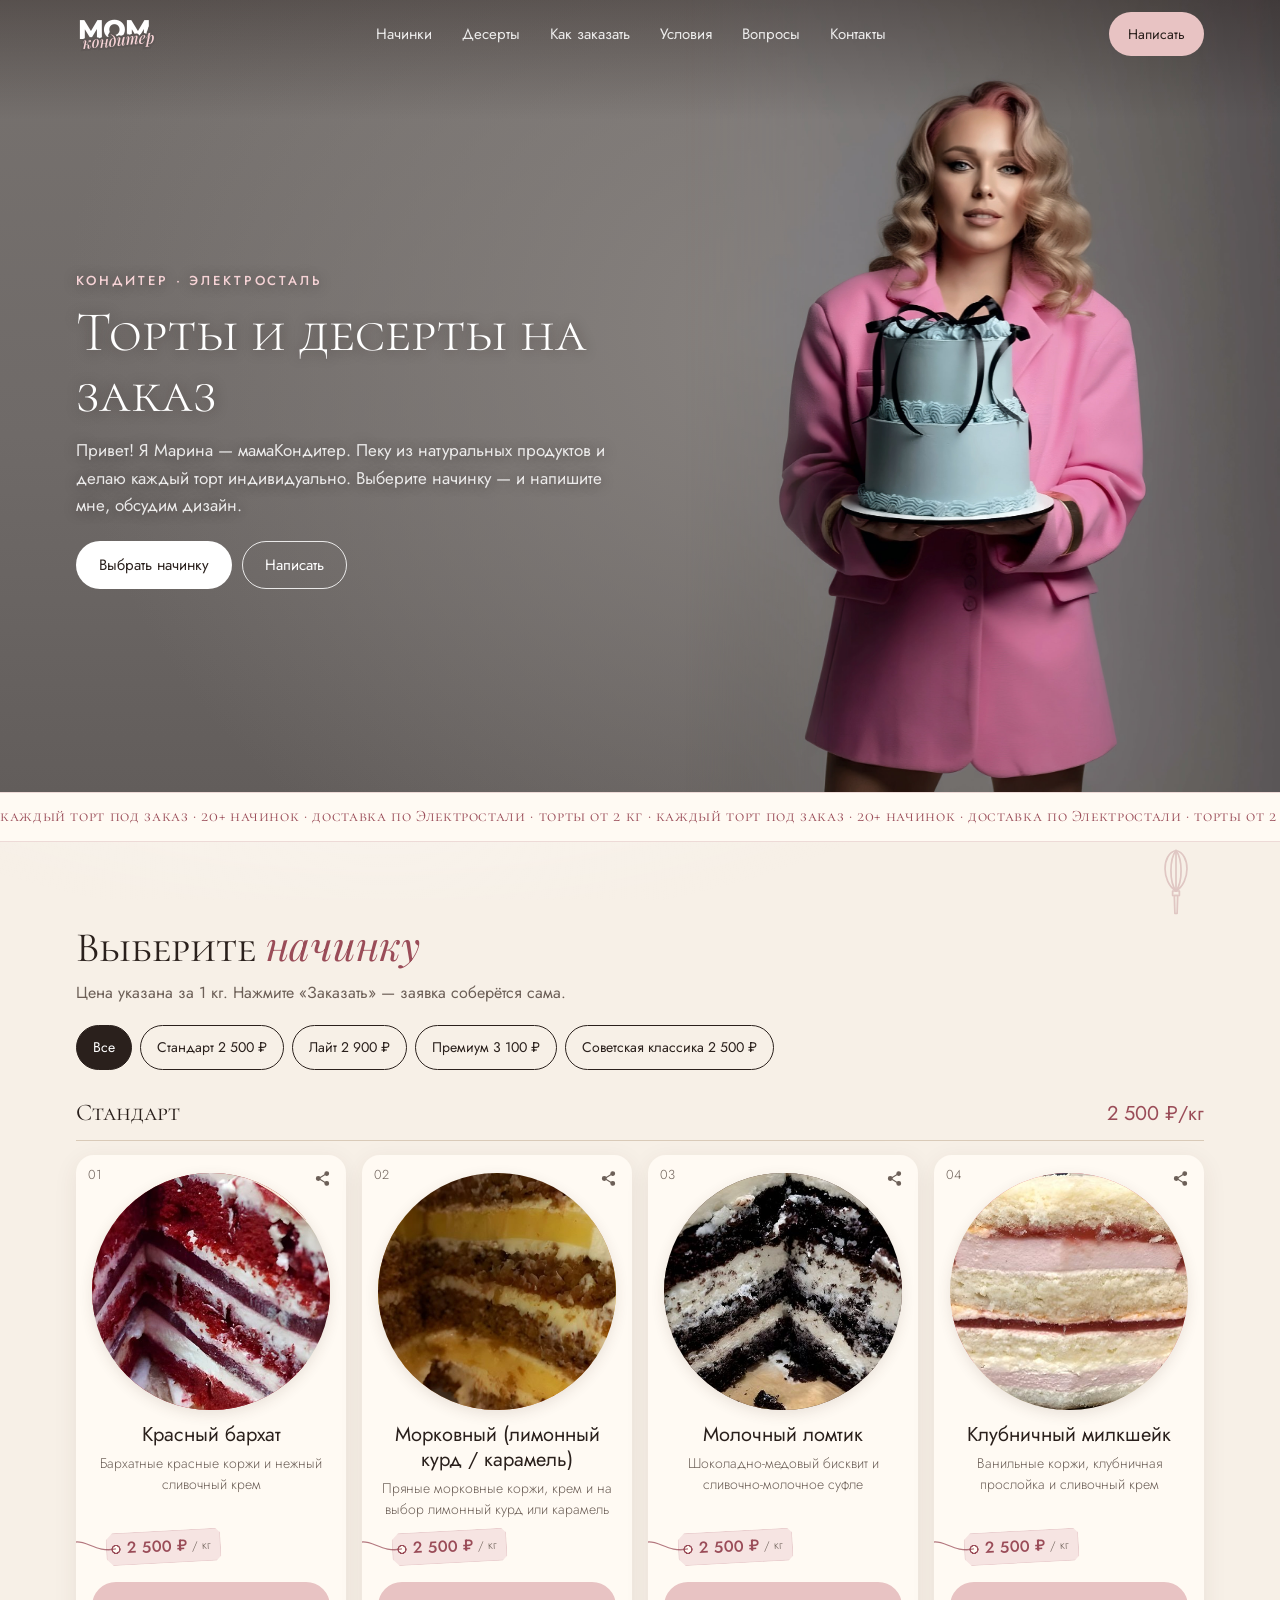
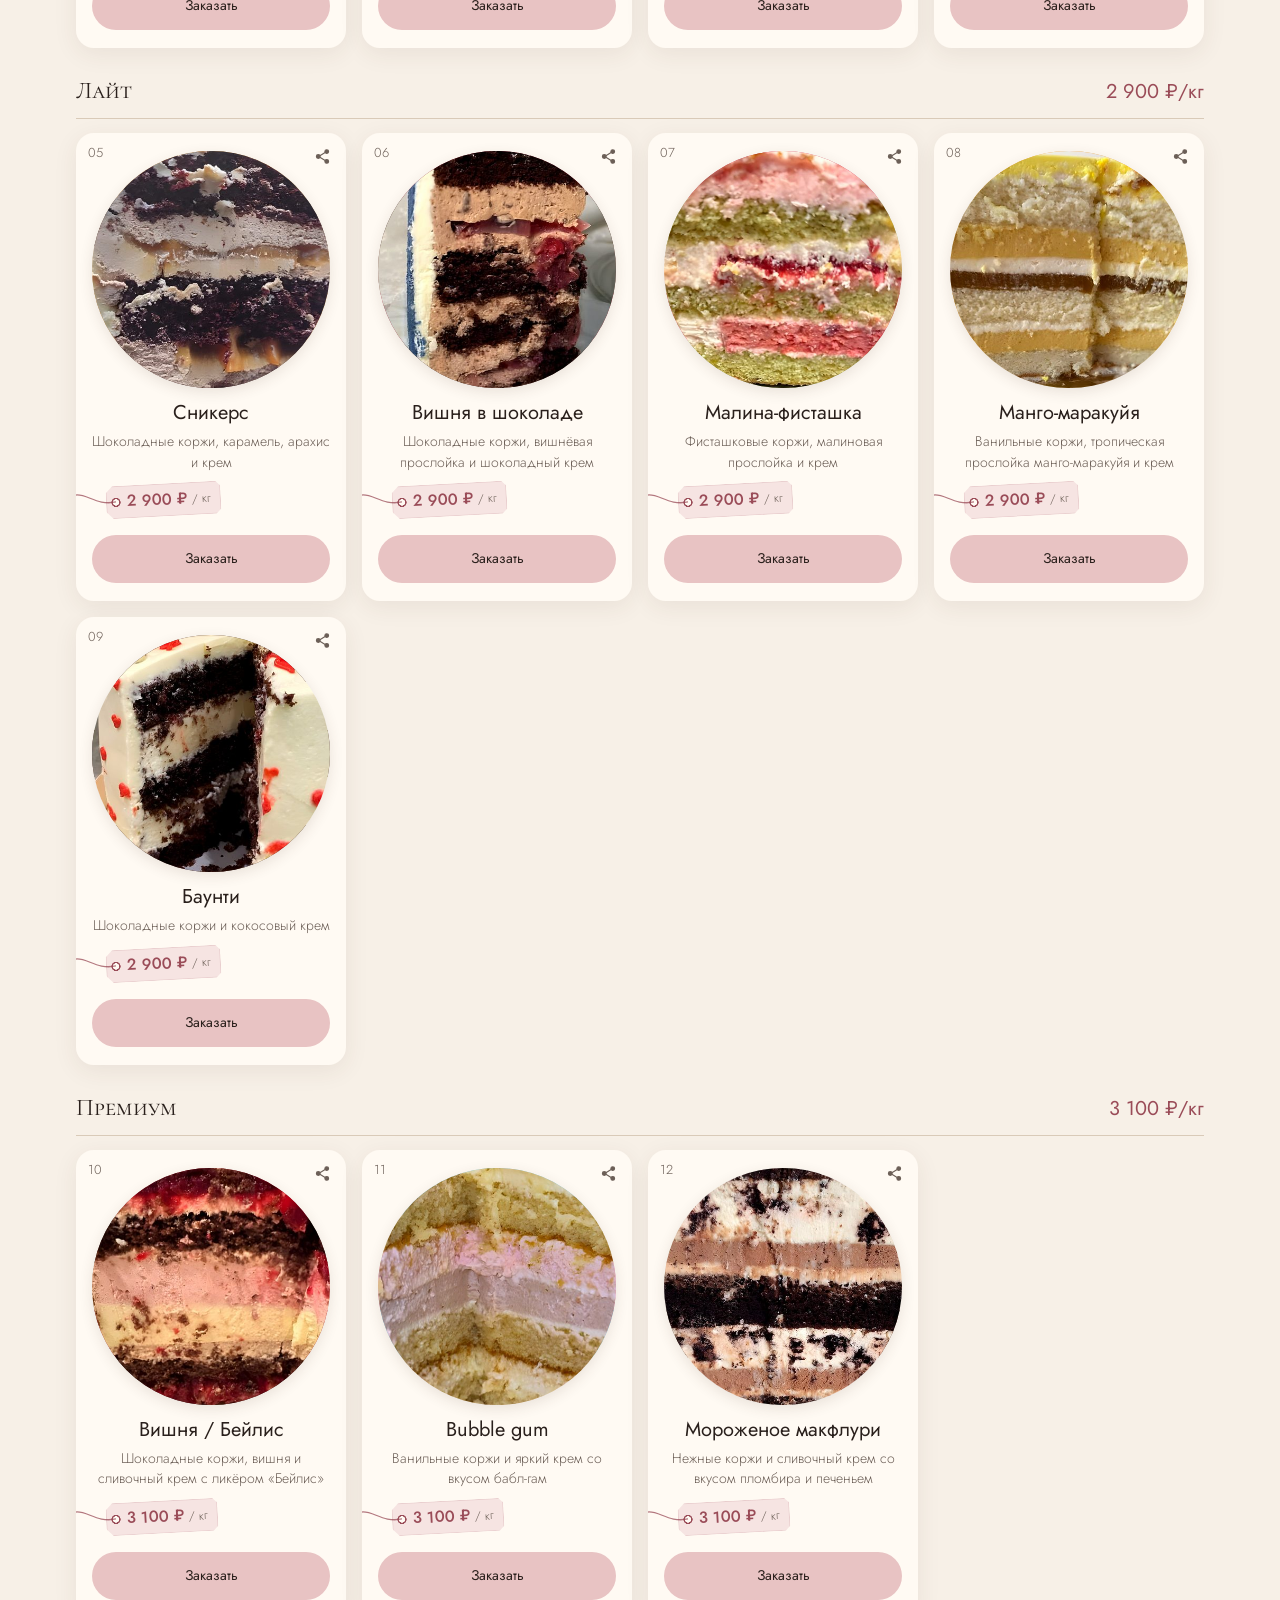
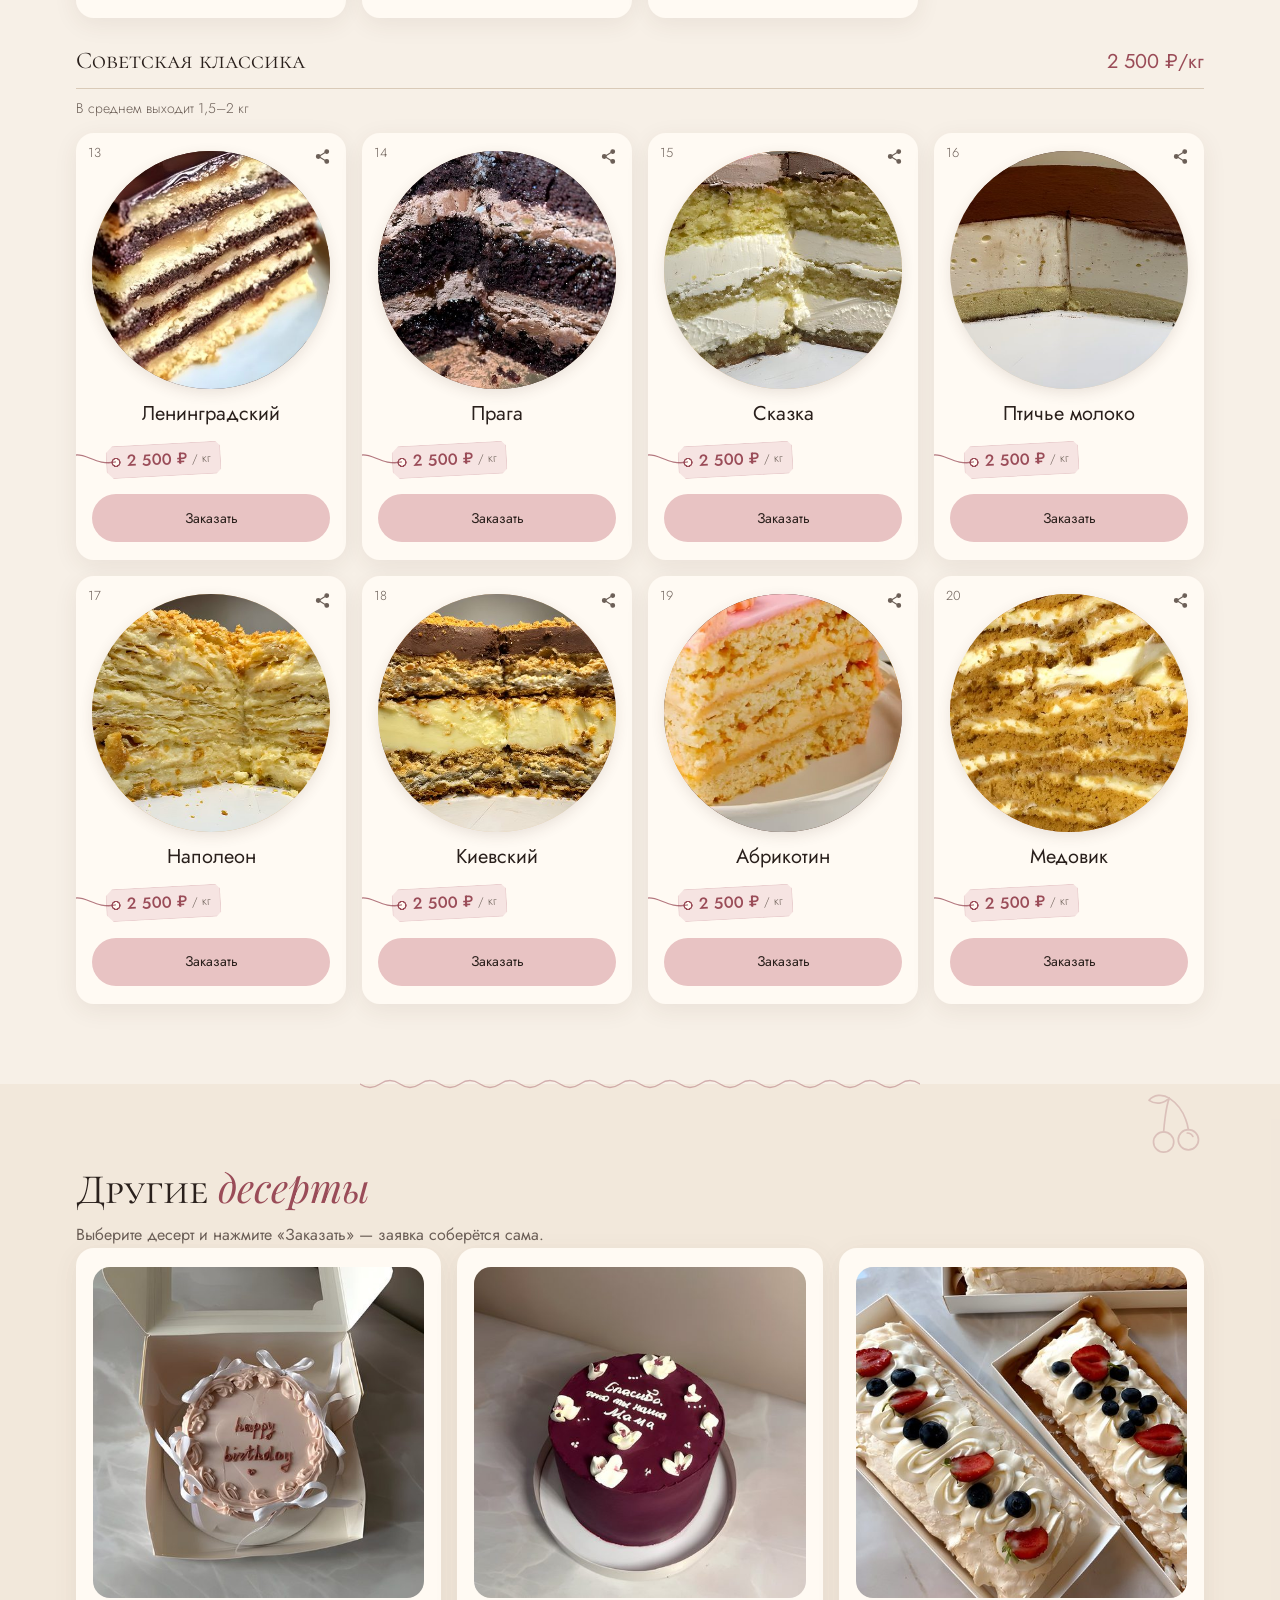
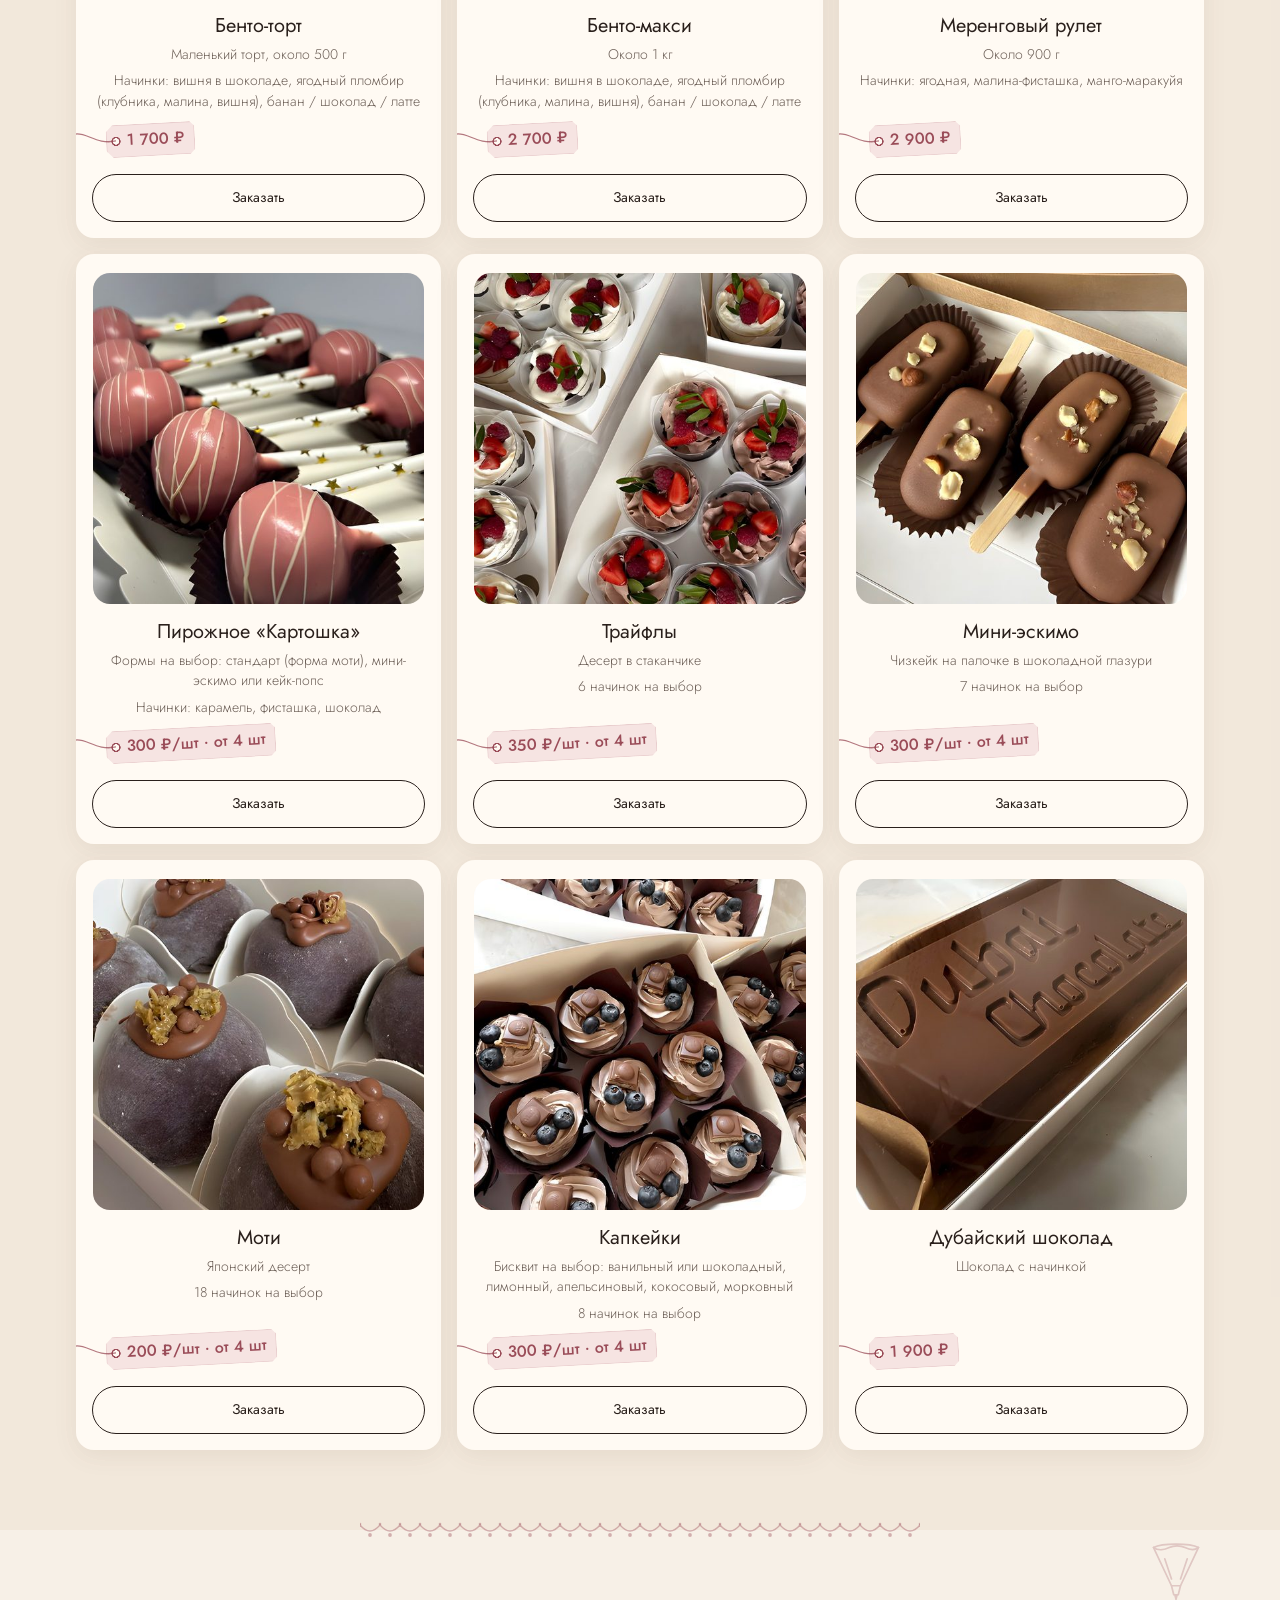
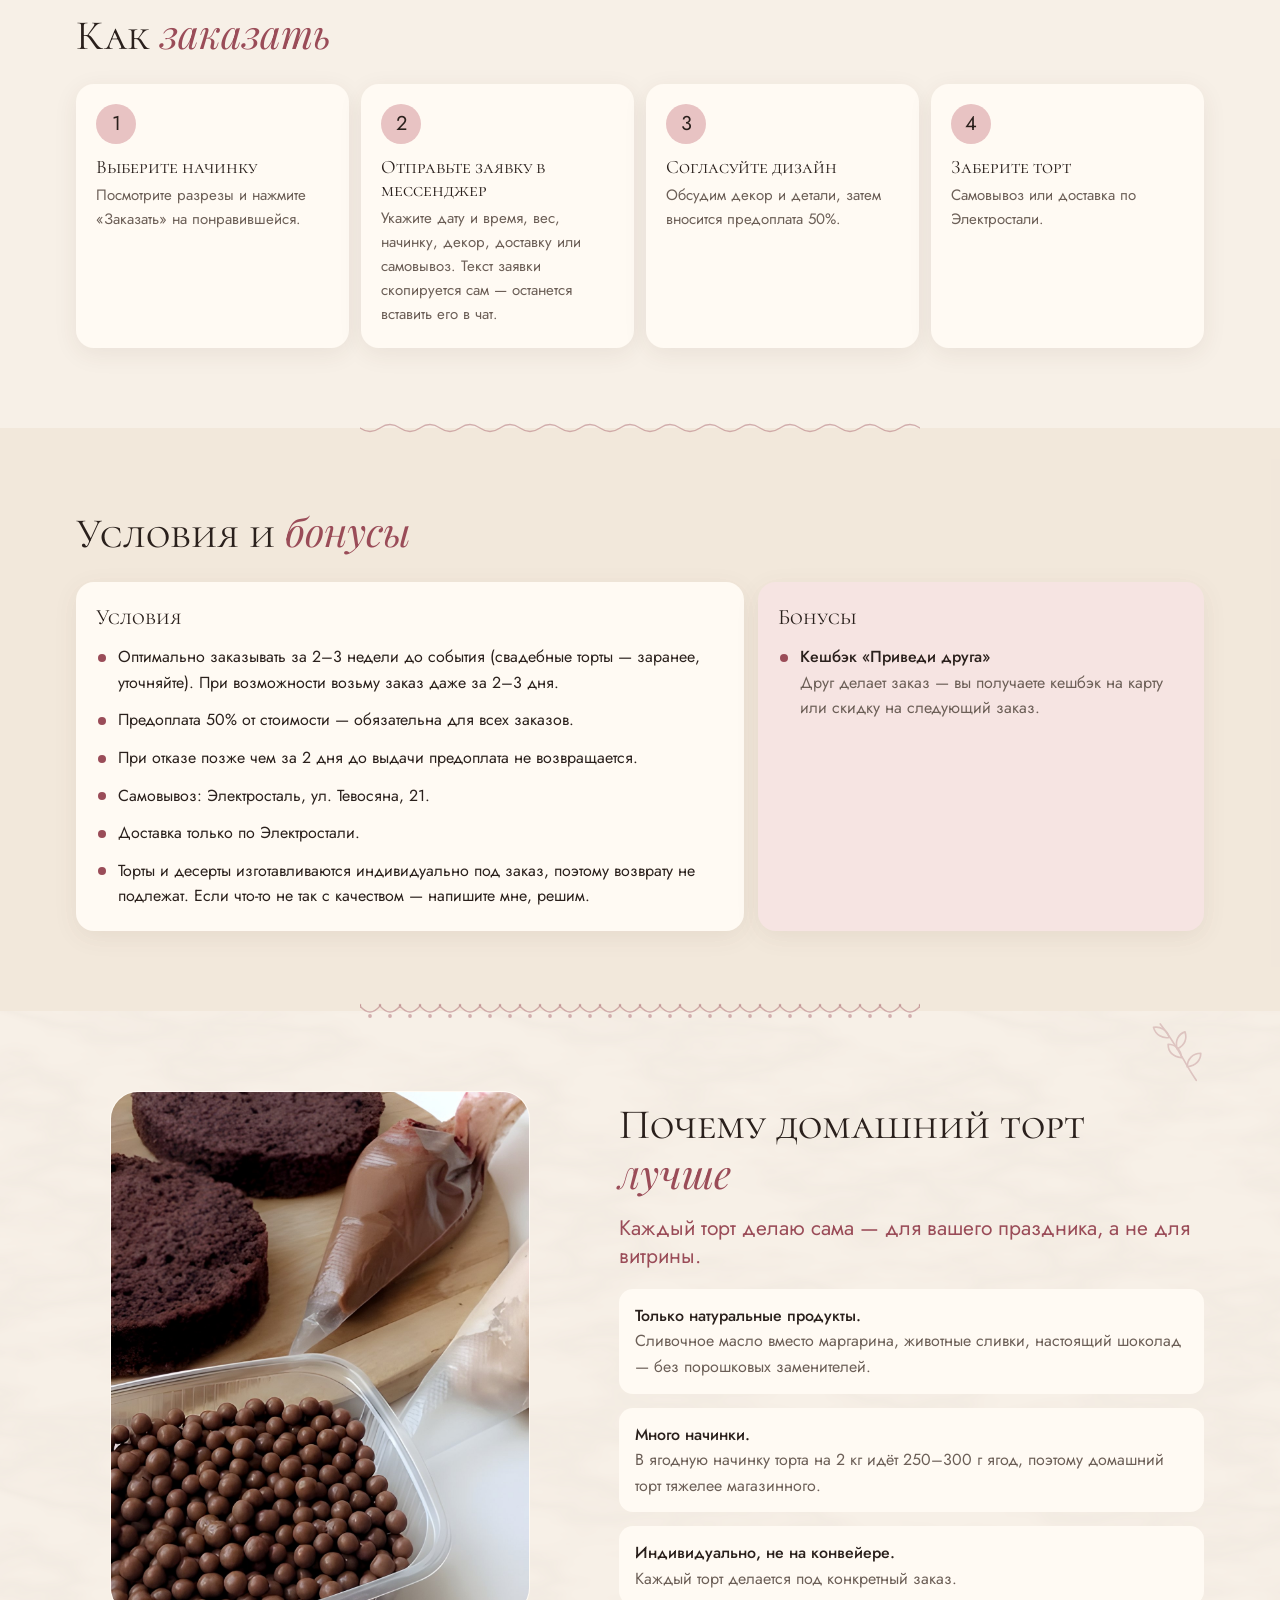
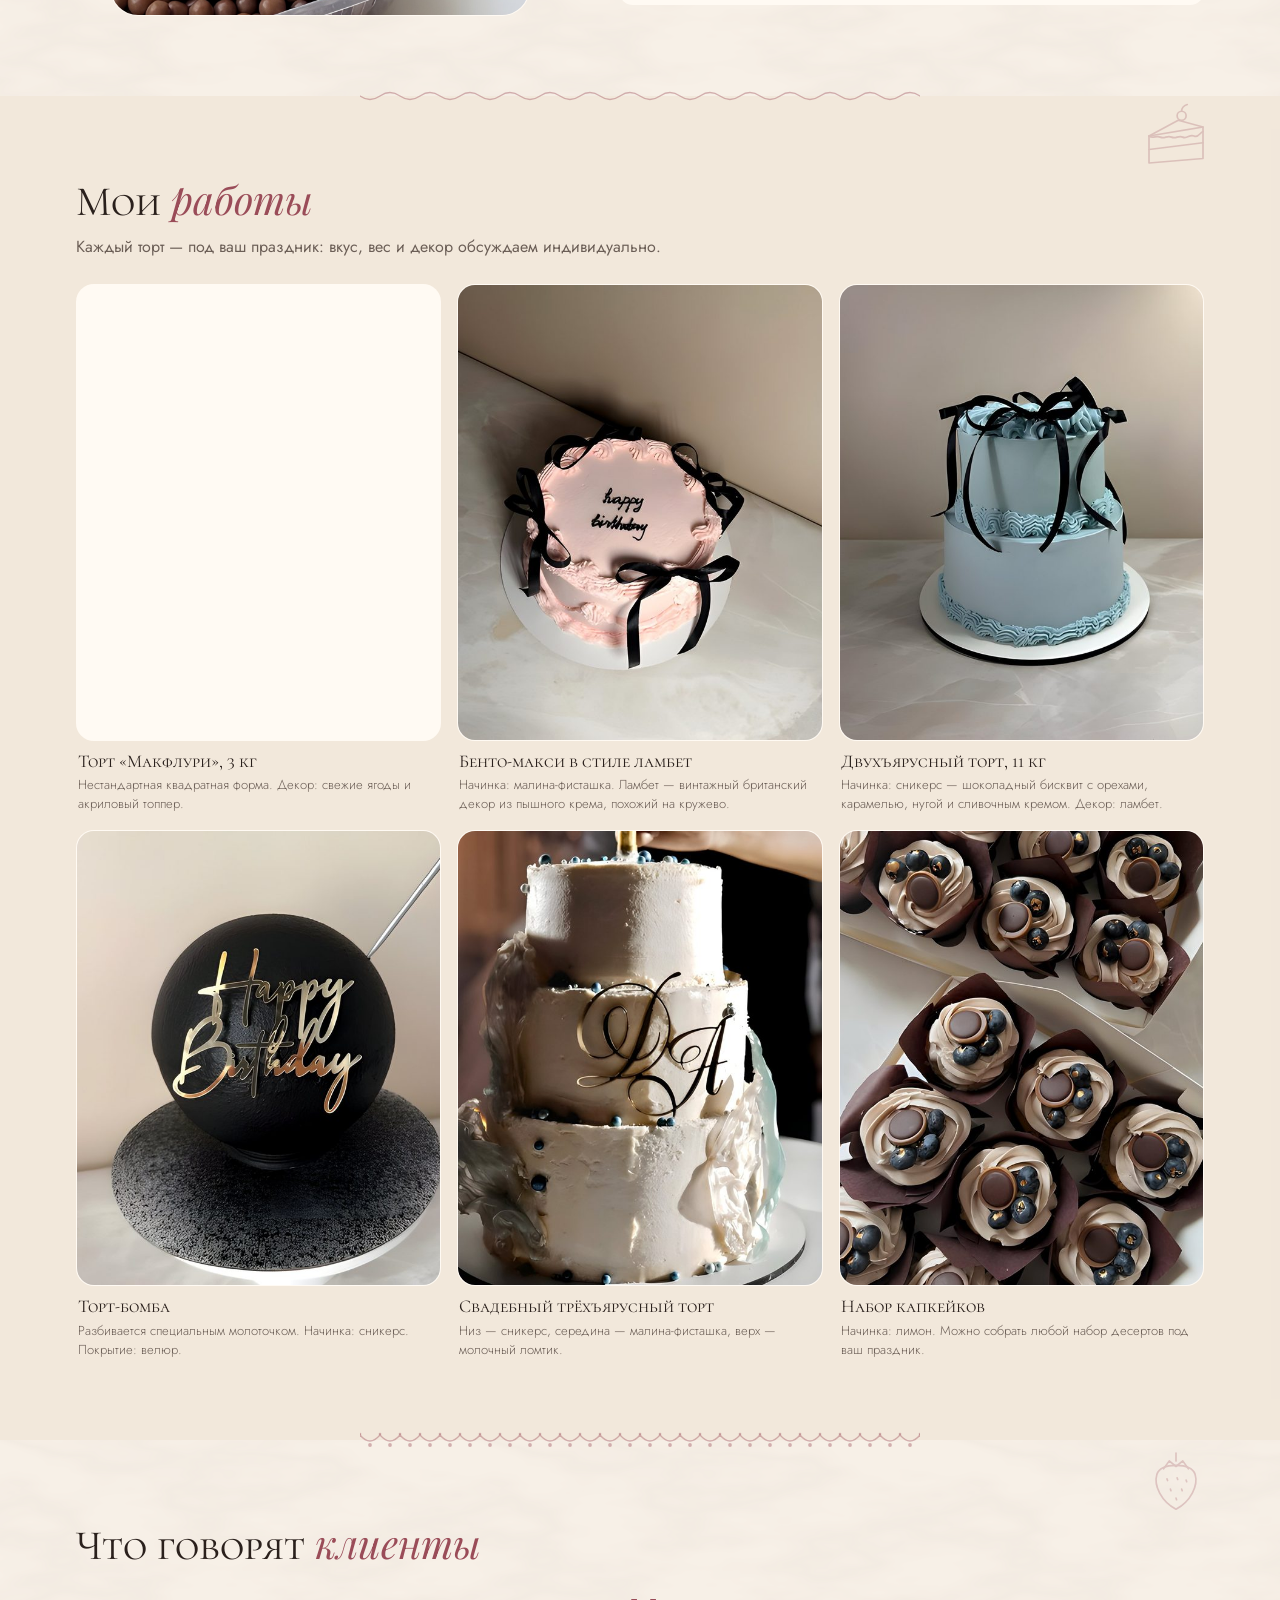
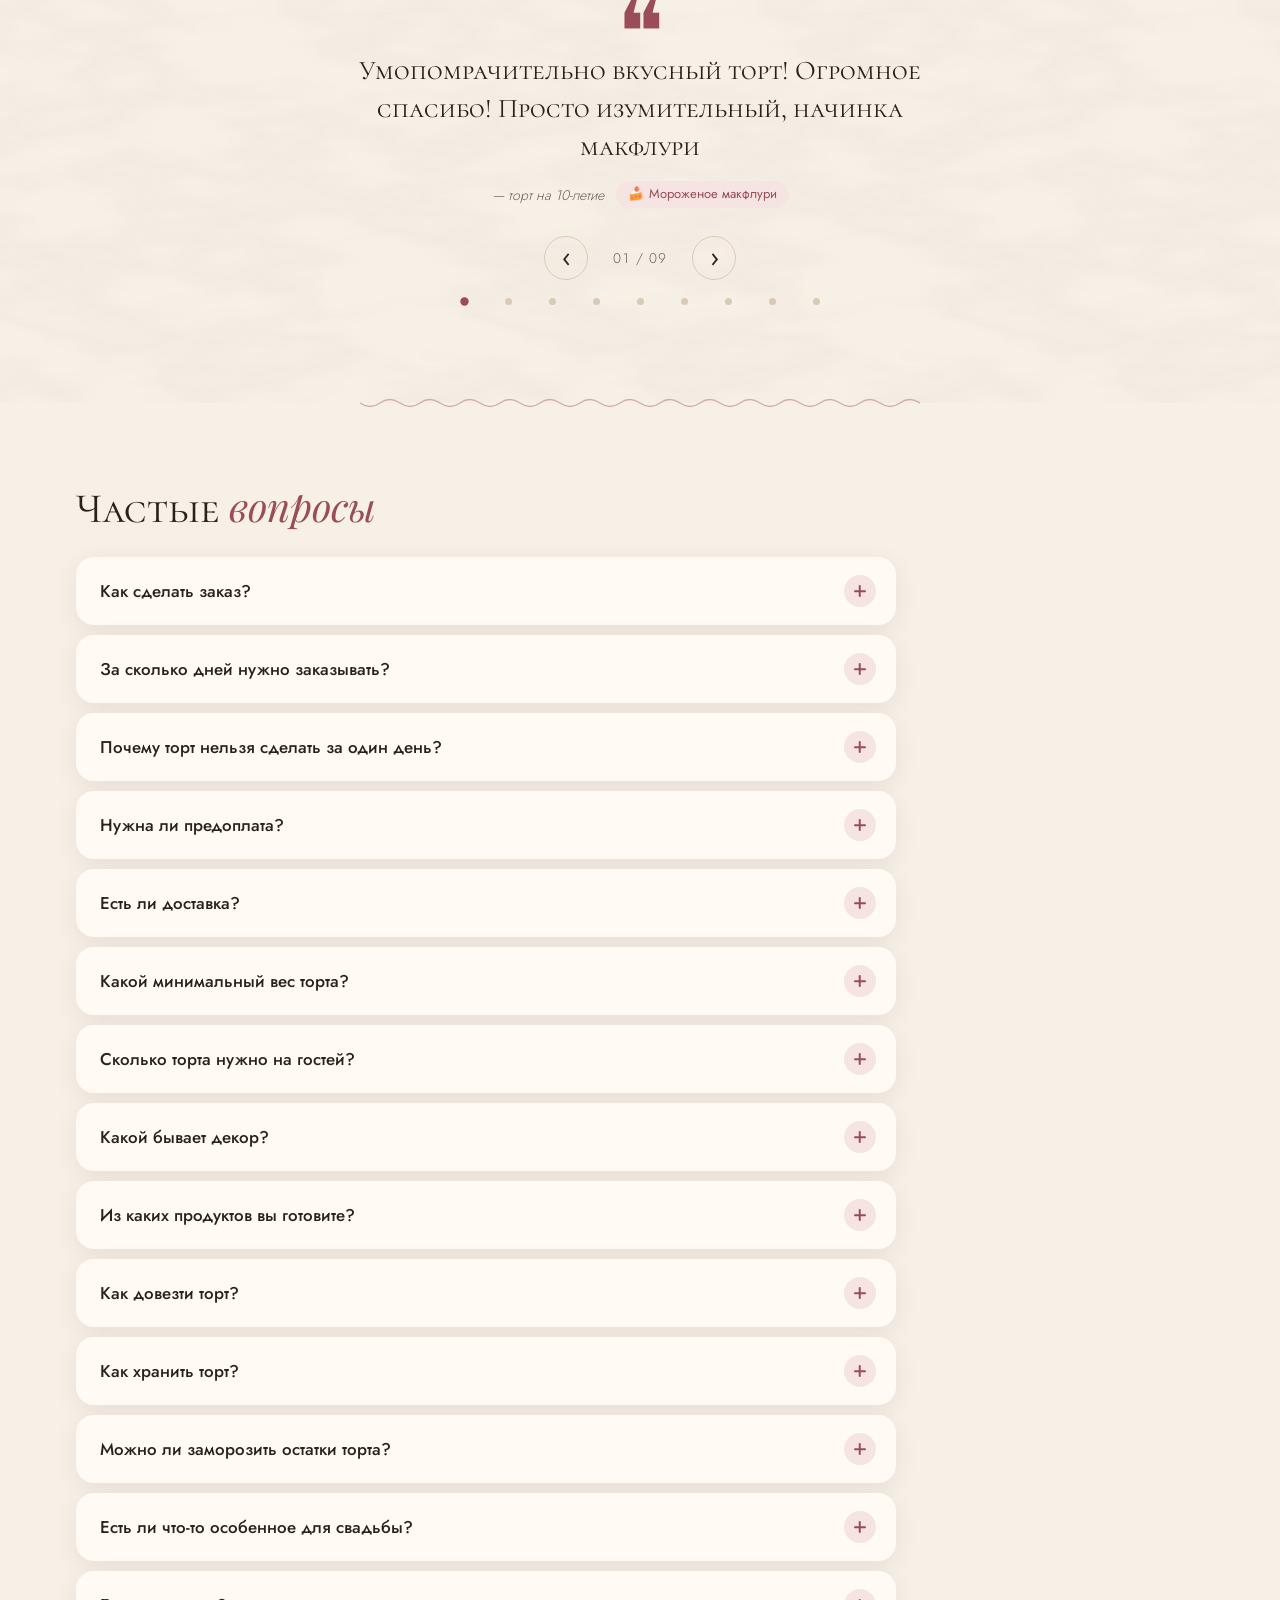
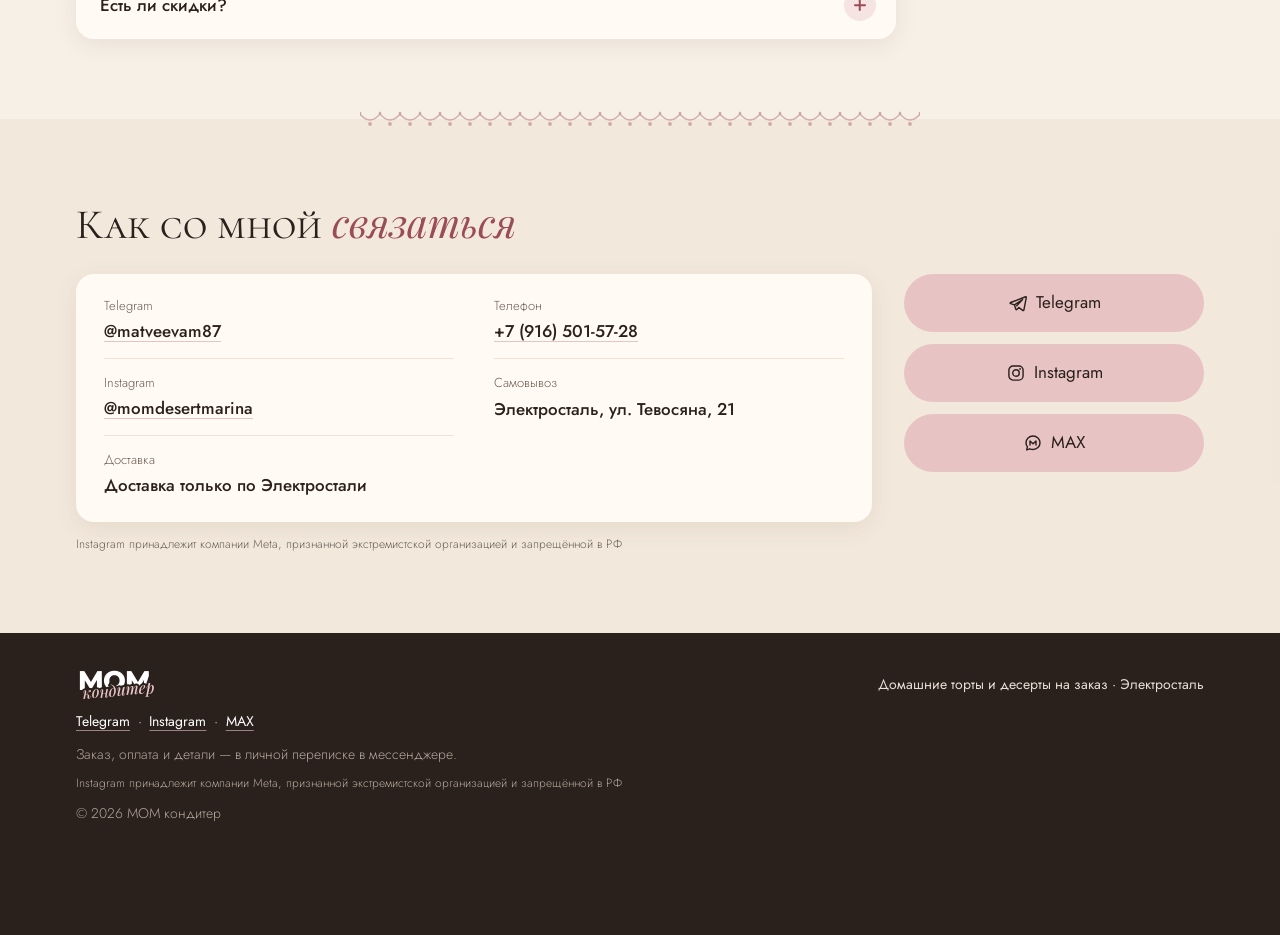
<file: index.html>
<!doctype html>
<html lang="ru">
<head>
  <meta charset="utf-8">
  <meta name="viewport" content="width=device-width, initial-scale=1, viewport-fit=cover">
  <title>MOM кондитер — торты и десерты на заказ в Электростали</title>
  <meta name="description" content="Домашние торты и десерты на заказ в Электростали. 20+ начинок с фото в разрезе, бенто, капкейки, трайфлы. Заказ в Telegram или MAX.">
  <meta name="theme-color" content="#f6efe6">

  <!-- Превью ссылки в Telegram / Инстаграме. Картинка — images/og.jpg (1200×630), адрес полный: мессенджеры относительный не понимают.
       Заменили картинку — добавьте в конец адреса ?v=2 (3, 4…), иначе мессенджеры покажут старую из кэша. -->
  <meta property="og:type" content="website">
  <meta property="og:locale" content="ru_RU">
  <meta property="og:site_name" content="MOM кондитер">
  <meta property="og:url" content="https://momkonditer.github.io/">
  <meta property="og:title" content="MOM кондитер — торты и десерты на заказ в Электростали">
  <link rel="icon" href="favicon.svg" type="image/svg+xml">
  <link rel="apple-touch-icon" href="apple-touch-icon.png">
  <meta property="og:description" content="Домашние торты и десерты из натуральных продуктов. Выберите начинку и напишите Марине в удобный мессенджер.">
  <meta property="og:image" content="https://momkonditer.github.io/images/og.jpg">
  <meta property="og:image:width" content="1200">
  <meta property="og:image:height" content="630">
  <meta name="twitter:card" content="summary_large_image">

  <!-- Шрифты лежат на сайте (fonts/), к Google браузер не обращается -->
  <link rel="stylesheet" href="fonts.css?v=1">
  <link rel="stylesheet" href="calendar.css">
  <link rel="stylesheet" href="styles.css?v=36">
</head>
<body>
  <!-- Иконки мессенджеров: монохромные, цвет берут у кнопки (currentColor) -->
  <svg width="0" height="0" style="position:absolute" aria-hidden="true" focusable="false">
    <symbol id="i-tg" viewBox="0 0 24 24"><path fill="none" stroke="currentColor" stroke-width="1.7" stroke-linejoin="round" stroke-linecap="round" d="M21 4.5 3.2 11.4c-.9.4-.8 1.1.1 1.4l4.4 1.4 1.7 5.3c.2.6.8.7 1.2.3l2.5-2.3 4.6 3.4c.6.4 1.3.1 1.4-.6L21.9 5.6c.2-.9-.3-1.4-.9-1.1Z M7.7 14.2l9.8-6.4-7.1 7.6"/></symbol>
    <symbol id="i-ig" viewBox="0 0 24 24"><g fill="none" stroke="currentColor" stroke-width="1.7"><rect x="3.5" y="3.5" width="17" height="17" rx="5"/><circle cx="12" cy="12" r="3.9"/></g><circle cx="16.9" cy="7.1" r="1.1" fill="currentColor"/></symbol>
    <symbol id="i-max" viewBox="0 0 24 24"><path fill="none" stroke="currentColor" stroke-width="1.7" stroke-linejoin="round" d="M12 3.6c-4.7 0-8.4 3.5-8.4 8.1 0 1.9.6 3.6 1.7 5l-.9 3.6 3.8-1.3c1.1.5 2.4.8 3.8.8 4.7 0 8.4-3.5 8.4-8.1S16.7 3.6 12 3.6Z"/><path fill="none" stroke="currentColor" stroke-width="1.7" stroke-linecap="round" stroke-linejoin="round" d="M8.4 14.3V9.5l3.6 3.4 3.6-3.4v4.8"/></symbol>
    <symbol id="i-chat" viewBox="0 0 24 24"><path fill="none" stroke="currentColor" stroke-width="1.8" stroke-linejoin="round" d="M4 5.5A2.5 2.5 0 0 1 6.5 3h11A2.5 2.5 0 0 1 20 5.5v8a2.5 2.5 0 0 1-2.5 2.5H10l-4.6 4v-4H6.5A2.5 2.5 0 0 1 4 13.5Z"/><g fill="currentColor"><circle cx="8.5" cy="9.6" r="1.1"/><circle cx="12" cy="9.6" r="1.1"/><circle cx="15.5" cy="9.6" r="1.1"/></g></symbol>
  </svg>
  <a class="skip-link" href="#fillings">К начинкам</a>

  <header class="header is-over">
    <div class="container header__inner">
      <a class="logo" href="#top" aria-label="MOM кондитер — наверх"><span class="logo__mom">MOM</span><span class="logo__script" data-logo="кондитер">кондитер</span></a>
      <nav class="nav" aria-label="Разделы">
        <a href="#fillings">Начинки</a>
        <a href="#desserts">Десерты</a>
        <a href="#how">Как заказать</a>
        <a href="#terms">Условия</a>
        <a href="#faq">Вопросы</a>
        <a href="#contacts">Контакты</a>
      </nav>
      <button class="btn btn--primary btn--sm" type="button" data-msg-open aria-haspopup="dialog" aria-expanded="false" aria-controls="msg-menu">Написать</button>
    </div>
  </header>

  <main id="top">
    <!-- Первый экран -->
    <section class="hero">
      <div class="hero__stage">
        <!-- ?v= — как photoVersion в data.js: заменили фото — увеличьте число -->
        <img class="hero__photo" src="images/marina-hero.jpg?v=10" alt="Кондитер Марина с тортом" fetchpriority="high" decoding="async">
        <div class="hero__shade" aria-hidden="true"></div>
        <div class="container hero__content">
          <p class="hero__eyebrow">Кондитер · Электросталь</p>
          <h1 class="hero__title">Торты и десерты на заказ</h1>
          <p class="hero__lead">Привет! Я Марина — мамаКондитер. Пеку из натуральных продуктов и делаю каждый торт индивидуально. Выберите начинку — и напишите мне, обсудим дизайн.</p>
          <div class="hero__actions">
            <a class="btn btn--light" href="#fillings">Выбрать начинку</a>
            <button class="btn btn--ghost-light" type="button" data-msg-open aria-haspopup="dialog" aria-expanded="false" aria-controls="msg-menu">Написать</button>
          </div>
        </div>
      </div>
    </section>

    <!-- Начинки -->
    <section class="section" id="fillings" aria-labelledby="fillings-title">
      <div class="container">
        <h2 class="section__title" id="fillings-title">Начинки</h2>
        <p class="section__lead">Цена указана за 1 кг. Нажмите «Заказать» — заявка соберётся сама.</p>
        <div class="filters" role="group" aria-label="Фильтр по категориям" id="filters"></div>
        <div id="fillings-list"></div>
      </div>
    </section>

    <!-- Десерты -->
    <section class="section section--tinted" id="desserts" aria-labelledby="desserts-title">
      <div class="container">
        <h2 class="section__title" id="desserts-title">Другие <span class="accent-word">десерты</span></h2>
        <p class="section__lead">Выберите десерт и нажмите «Заказать» — заявка соберётся сама.</p>
        <div class="grid grid--desserts" id="desserts-list"></div>
      </div>
    </section>

    <!-- Как заказать -->
    <section class="section" id="how" aria-labelledby="how-title">
      <div class="container">
        <h2 class="section__title" id="how-title">Как заказать</h2>
        <ol class="steps">
          <li class="step"><span class="step__num">1</span><h3>Выберите начинку</h3><p>Посмотрите разрезы и нажмите «Заказать» на понравившейся.</p></li>
          <li class="step"><span class="step__num">2</span><h3>Отправьте заявку в мессенджер</h3><p>Укажите дату и время, вес, начинку, декор, доставку или самовывоз. Текст заявки скопируется сам — останется вставить его в чат.</p></li>
          <li class="step"><span class="step__num">3</span><h3>Согласуйте дизайн</h3><p>Обсудим декор и детали, затем вносится предоплата <span data-setting="prepayment">50</span>%.</p></li>
          <li class="step"><span class="step__num">4</span><h3>Заберите торт</h3><p>Самовывоз или доставка по Электростали.</p></li>
        </ol>
      </div>
    </section>

    <!-- Условия и бонусы -->
    <section class="section section--tinted" id="terms" aria-labelledby="terms-title">
      <div class="container">
        <h2 class="section__title" id="terms-title">Условия и <span class="accent-word">бонусы</span></h2>
        <div class="panels">
          <div class="panel">
            <h3 class="panel__title">Условия</h3>
            <ul class="panel__list" id="terms-list"></ul>
          </div>
          <div class="panel panel--accent">
            <h3 class="panel__title">Бонусы</h3>
            <ul class="panel__list" id="promos-list"></ul>
          </div>
        </div>
      </div>
    </section>

    <!-- Обо мне -->
    <section class="section" id="about" aria-labelledby="about-title">
      <div class="container about">
        <div class="about__media">
          <div class="photo photo--portrait" data-src="images/process.jpg" data-alt="Процесс приготовления торта" data-label="Фото процесса"></div>
        </div>
        <div class="about__text">
          <h2 class="section__title" id="about-title">Почему домашний торт <span class="accent-word">лучше</span></h2>
          <p class="quote">Каждый торт делаю сама — для вашего праздника, а не для витрины.</p>
          <ul class="features">
            <li><strong>Только натуральные продукты.</strong> Сливочное масло вместо маргарина, животные сливки, настоящий шоколад — без порошковых заменителей.</li>
            <li><strong>Много начинки.</strong> В ягодную начинку торта на 2 кг идёт 250–300 г ягод, поэтому домашний торт тяжелее магазинного.</li>
            <li><strong>Индивидуально, не на конвейере.</strong> Каждый торт делается под конкретный заказ.</li>
          </ul>
        </div>
      </div>
    </section>

    <!-- Галерея -->
    <section class="section section--tinted" id="gallery" aria-labelledby="gallery-title">
      <div class="container">
        <h2 class="section__title" id="gallery-title">Мои работы</h2>
        <p class="section__lead">Каждый торт — под ваш праздник: вкус, вес и декор обсуждаем индивидуально.</p>
        <div class="grid grid--gallery" id="gallery-list"></div>
      </div>
    </section>

    <!-- Отзывы: настоящие тексты клиентов (лист «Отзывы» в таблице) -->
    <section class="section" id="reviews" aria-labelledby="reviews-title">
      <div class="container">
        <h2 class="section__title" id="reviews-title">Отзывы</h2>
        <div class="quotes" id="reviews-slider" role="region" aria-roledescription="карусель" aria-label="Отзывы клиентов">
          <div class="quotes__mark" aria-hidden="true">❝</div>
          <div class="quotes__viewport" id="reviews-list" aria-live="polite"></div>
          <div class="quotes__nav">
            <button type="button" class="quotes__arrow" data-dir="-1" aria-label="Предыдущий отзыв">‹</button>
            <span class="quotes__count" id="reviews-count" aria-hidden="true"></span>
            <button type="button" class="quotes__arrow" data-dir="1" aria-label="Следующий отзыв">›</button>
          </div>
          <div class="quotes__dots" id="reviews-dots"></div>
        </div>
      </div>
    </section>

    <!-- Частые вопросы: тексты в data.js → faq -->
    <section class="section" id="faq" aria-labelledby="faq-title">
      <div class="container">
        <h2 class="section__title" id="faq-title">Частые <span class="accent-word">вопросы</span></h2>
        <div class="faq" id="faq-list"></div>
      </div>
    </section>

    <!-- Контакты -->
    <section class="section section--tinted" id="contacts" aria-labelledby="contacts-title">
      <div class="container">
        <h2 class="section__title" id="contacts-title">Как со мной <span class="accent-word">связаться</span></h2>
        <dl class="contacts">
          <div class="contacts__row" data-msg-row="telegram"><dt>Telegram</dt><dd><a data-msg="telegram" data-text="telegramLabel" target="_blank" rel="noopener"></a></dd></div>
          <div class="contacts__row"><dt>Телефон</dt><dd><a data-phone data-text="phone"></a></dd></div>
          <div class="contacts__row" data-msg-row="instagram"><dt>Instagram</dt><dd><a data-msg="instagram" data-text="instagramLabel" target="_blank" rel="noopener"></a></dd></div>
          <div class="contacts__row"><dt>Самовывоз</dt><dd class="selectable" data-text="pickupAddress"></dd></div>
          <div class="contacts__row"><dt>Доставка</dt><dd data-text="delivery"></dd></div>
        </dl>
        <div class="contacts__actions">
          <a class="btn btn--primary" data-msg="telegram" target="_blank" rel="noopener"><svg class="ico" aria-hidden="true" focusable="false"><use href="#i-tg"/></svg>Telegram</a>
          <a class="btn btn--primary" data-msg="instagram" target="_blank" rel="noopener"><svg class="ico" aria-hidden="true" focusable="false"><use href="#i-ig"/></svg>Instagram</a>
          <a class="btn btn--primary" data-msg="max" target="_blank" rel="noopener"><svg class="ico" aria-hidden="true" focusable="false"><use href="#i-max"/></svg>MAX</a>
        </div>
        <p class="contacts__note" data-msg-row="instagram">Instagram принадлежит компании Meta, признанной экстремистской организацией и запрещённой в РФ</p>
      </div>
    </section>
  </main>

  <footer class="footer">
    <div class="container footer__inner">
      <a class="logo" href="#top" aria-label="MOM кондитер — наверх"><span class="logo__mom">MOM</span><span class="logo__script" data-logo="кондитер">кондитер</span></a>
      <p>Домашние торты и десерты на заказ · <span data-text="city"></span></p>
      <!-- точки между ссылками ставит CSS — пропавший мессенджер не оставит лишнюю «·» -->
      <p class="footer__links"><a data-msg="telegram" target="_blank" rel="noopener">Telegram</a><a data-msg="instagram" target="_blank" rel="noopener">Instagram</a><a data-msg="max" target="_blank" rel="noopener">MAX</a></p>
      <p class="footer__small">Заказ, оплата и детали — в личной переписке в мессенджере.</p>
      <p class="footer__small footer__note" data-msg-row="instagram">Instagram принадлежит компании Meta, признанной экстремистской организацией и запрещённой в РФ</p>
      <!-- Строку заполняет script.js из sellerName / sellerInn; пока поля пустые — её нет -->
      <p class="footer__small" id="seller" hidden></p>
      <p class="footer__small footer__copy">© 2026 MOM кондитер</p>
    </div>
  </footer>

  <button class="fab is-hidden" type="button" data-msg-open aria-haspopup="dialog" aria-expanded="false" aria-controls="msg-menu">
    <svg class="ico" aria-hidden="true" focusable="false"><use href="#i-chat"/></svg>
    <span>Написать</span>
  </button>

  <!-- Выбор мессенджера («Написать»): снизу на телефоне, выпадающее меню на компьютере. Пустой мессенджер в настройках — пункта нет -->
  <div class="msg-menu" id="msg-menu" hidden>
    <div class="msg-menu__backdrop" data-msg-close></div>
    <div class="msg-menu__panel" role="dialog" aria-labelledby="msg-menu-title">
      <p class="msg-menu__title" id="msg-menu-title">Где вам удобнее написать?</p>
      <a class="msg-menu__item" data-msg="telegram" target="_blank" rel="noopener"><svg class="ico" aria-hidden="true" focusable="false"><use href="#i-tg"/></svg>Telegram</a>
      <a class="msg-menu__item" data-msg="instagram" target="_blank" rel="noopener"><svg class="ico" aria-hidden="true" focusable="false"><use href="#i-ig"/></svg>Instagram</a>
      <a class="msg-menu__item" data-msg="max" target="_blank" rel="noopener"><svg class="ico" aria-hidden="true" focusable="false"><use href="#i-max"/></svg>MAX</a>
    </div>
  </div>

  <!-- Окно заявки -->
  <dialog class="sheet" id="order" aria-labelledby="order-title">
    <div class="sheet__body">
      <button class="sheet__close" type="button" data-close aria-label="Закрыть">×</button>
      <div class="sheet__head">
        <div class="sheet__photo" id="order-photo"></div>
        <div>
          <h2 class="sheet__title" id="order-title"></h2>
          <p class="sheet__meta" id="order-meta"></p>
        </div>
      </div>

      <label class="field" id="order-option-field" hidden>
        <span class="field__label">Начинка</span>
        <select id="order-option" class="input select" aria-describedby="order-option-error"></select>
        <span class="field__error" id="order-option-error" role="alert" hidden>Выберите начинку</span>
      </label>

      <div class="field" id="order-weight-field">
        <span class="field__label" id="weight-label">Вес торта</span>
        <div class="stepper" role="group" aria-labelledby="weight-label">
          <button type="button" class="stepper__btn" data-step="-1" aria-label="Уменьшить вес">−</button>
          <output class="stepper__value" id="order-weight" aria-live="polite"></output>
          <button type="button" class="stepper__btn" data-step="1" aria-label="Увеличить вес">+</button>
        </div>
      </div>

      <div class="field" id="order-qty-field" hidden>
        <span class="field__label" id="qty-label">Количество</span>
        <div class="stepper" role="group" aria-labelledby="qty-label">
          <button type="button" class="stepper__btn" data-qstep="-1" aria-label="Меньше">−</button>
          <output class="stepper__value" id="order-qty" aria-live="polite"></output>
          <button type="button" class="stepper__btn" data-qstep="1" aria-label="Больше">+</button>
        </div>
      </div>

      <div class="field">
        <span class="field__label" id="order-date-label">Дата праздника</span>
        <button type="button" class="input date-btn" id="order-date-btn" aria-expanded="false" aria-controls="order-cal" aria-describedby="order-date-label"></button>
        <p class="field__hint" id="order-nearest"></p>
        <div id="order-cal" hidden></div>
      </div>

      <label class="field">
        <span class="field__label">Время <span class="field__opt">(необязательно)</span></span>
        <input id="order-time" class="input" type="text" maxlength="40" autocomplete="off" placeholder="Например: к 15:00">
      </label>

      <fieldset class="field field--plain" id="order-receive-field" aria-describedby="order-receive-error">
        <legend class="field__label">Доставка или самовывоз</legend>
        <div class="seg">
          <label class="seg__item"><input type="radio" name="order-receive" value="Доставка"><span>Доставка</span></label>
          <label class="seg__item"><input type="radio" name="order-receive" value="Самовывоз"><span>Самовывоз</span></label>
        </div>
        <span class="field__error" id="order-receive-error" role="alert" hidden>Выберите доставку или самовывоз</span>
      </fieldset>

      <label class="field">
        <span class="field__label">Пожелания по декору <span class="field__opt">(необязательно)</span></span>
        <textarea id="order-wishes" class="input" rows="3" placeholder="Например: надпись «С днём рождения», ягоды сверху"></textarea>
      </label>

      <div class="total" id="order-total-box">
        <span>Примерно</span>
        <strong id="order-total"></strong>
        <small>Декор считается отдельно</small>
      </div>

      <div class="send">
        <p class="send__label" id="send-label">Куда отправить заявку?</p>
        <div class="send__row" role="group" aria-labelledby="send-label">
          <a class="btn btn--primary send__btn" data-msg="telegram" data-send target="_blank" rel="noopener"><svg class="ico" aria-hidden="true" focusable="false"><use href="#i-tg"/></svg><span>Telegram</span></a>
          <a class="btn btn--primary send__btn" data-msg="instagram" data-send target="_blank" rel="noopener"><svg class="ico" aria-hidden="true" focusable="false"><use href="#i-ig"/></svg><span>Instagram</span></a>
          <a class="btn btn--primary send__btn" data-msg="max" data-send target="_blank" rel="noopener"><svg class="ico" aria-hidden="true" focusable="false"><use href="#i-max"/></svg><span>MAX</span></a>
        </div>
      </div>
      <p class="sheet__hint" id="order-hint" aria-live="polite">Текст заявки скопируется автоматически.</p>

      <div class="manual" id="order-manual" hidden>
        <label class="field__label" for="order-manual-text">Скопируйте текст заявки и отправьте его в чат:</label>
        <textarea id="order-manual-text" class="input" rows="5" readonly></textarea>
      </div>
    </div>
  </dialog>

  <!-- Фото работ крупно -->
  <dialog class="lightbox" id="lightbox" aria-label="Мои работы">
    <div class="lightbox__stage">
      <img class="lightbox__img" alt="">
    </div>
    <button class="lightbox__close" type="button" aria-label="Закрыть">×</button>
    <button class="lightbox__nav lightbox__nav--prev" type="button" data-dir="-1" aria-label="Предыдущее фото">‹</button>
    <button class="lightbox__nav lightbox__nav--next" type="button" data-dir="1" aria-label="Следующее фото">›</button>
    <div class="lightbox__bar">
      <p class="lightbox__head"><span class="lightbox__caption"></span> <span class="lightbox__count"></span></p>
      <p class="lightbox__text"></p>
    </div>
  </dialog>

  <div class="toast" id="toast" role="status" aria-live="polite"></div>

  <script src="data.js?v=23"></script>
  <script src="calendar.js"></script>
  <script src="script.js?v=24"></script>
  <!-- Декор: переключатели в data.js → decor -->
  <script src="decor.js?v=13"></script>
</body>
</html>
</file>
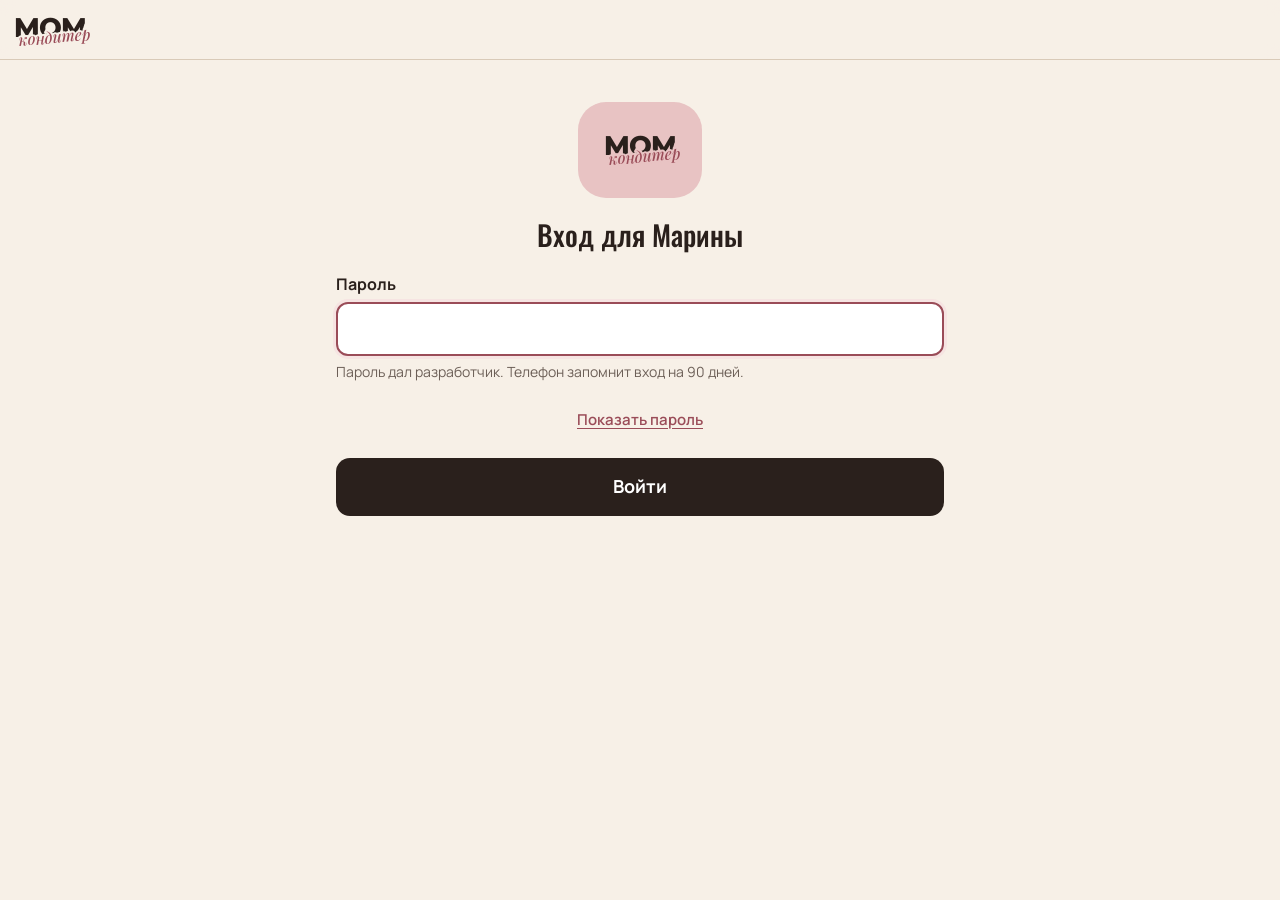
<file: admin/index.html>
<!doctype html>
<html lang="ru">
<head>
  <meta charset="utf-8">
  <meta name="viewport" content="width=device-width, initial-scale=1, viewport-fit=cover">
  <title>MOM админка</title>
  <meta name="robots" content="noindex, nofollow">
  <meta name="theme-color" content="#f7f0e7">

  <!-- «Добавить на экран Домой» -->
  <link rel="manifest" href="manifest.json">
  <link rel="icon" type="image/png" sizes="192x192" href="icon-192.png">
  <link rel="apple-touch-icon" href="apple-touch-icon.png">
  <meta name="apple-mobile-web-app-capable" content="yes">
  <meta name="mobile-web-app-capable" content="yes">
  <meta name="apple-mobile-web-app-title" content="MOM админка">
  <meta name="apple-mobile-web-app-status-bar-style" content="default">

  <!-- Шрифты лежат на сайте (fonts/), к Google браузер не обращается -->
  <link rel="stylesheet" href="../fonts.css?v=1">
  <link rel="stylesheet" href="../calendar.css">
  <link rel="stylesheet" href="admin.css?v=3">
</head>
<body>
  <header class="bar">
    <button class="bar__back" id="back" type="button" hidden>‹ Назад</button>
    <h1 class="bar__title" id="title">MOM кондитер</h1>
  </header>

  <main class="view" id="view" tabindex="-1"></main>

  <!-- Окно редактирования товара -->
  <dialog class="editor" id="editor" aria-labelledby="editor-title"></dialog>

  <!-- Вопрос «Точно?» внутри страницы -->
  <dialog class="ask" id="ask" aria-labelledby="ask-text">
    <p class="ask__text" id="ask-text"></p>
    <div class="ask__actions">
      <button type="button" class="btn" id="ask-yes"></button>
      <button type="button" class="btn btn--ghost" id="ask-no"></button>
    </div>
  </dialog>

  <div class="toast" id="toast" role="status" aria-live="polite"></div>

  <script src="../data.js?v=18"></script>
  <script src="../calendar.js"></script>
  <script src="admin.js?v=10"></script>
</body>
</html>
</file>
<file: fonts.css>
/* Шрифты лежат на сайте — браузер посетителя не обращается к сторонним серверам.
   Лицензия: SIL Open Font License 1.1 (fonts/OFL.txt). */

/* Cormorant Unicase 300, cyrillic-ext */
@font-face {
  font-family: 'Cormorant Unicase';
  font-style: normal;
  font-weight: 300;
  font-display: swap;
  src: url("fonts/cormorant-unicase-300-cyrillic-ext.woff2") format("woff2");
  unicode-range: U+0460-052F, U+1C80-1C8A, U+20B4, U+2DE0-2DFF, U+A640-A69F, U+FE2E-FE2F;
}
/* Cormorant Unicase 300, cyrillic */
@font-face {
  font-family: 'Cormorant Unicase';
  font-style: normal;
  font-weight: 300;
  font-display: swap;
  src: url("fonts/cormorant-unicase-300-cyrillic.woff2") format("woff2");
  unicode-range: U+0301, U+0400-045F, U+0490-0491, U+04B0-04B1, U+2116;
}
/* Cormorant Unicase 300, latin-ext */
@font-face {
  font-family: 'Cormorant Unicase';
  font-style: normal;
  font-weight: 300;
  font-display: swap;
  src: url("fonts/cormorant-unicase-300-latin-ext.woff2") format("woff2");
  unicode-range: U+0100-02BA, U+02BD-02C5, U+02C7-02CC, U+02CE-02D7, U+02DD-02FF, U+0304, U+0308, U+0329, U+1D00-1DBF, U+1E00-1E9F, U+1EF2-1EFF, U+2020, U+20A0-20AB, U+20AD-20C4, U+2113, U+2C60-2C7F, U+A720-A7FF;
}
/* Cormorant Unicase 300, latin */
@font-face {
  font-family: 'Cormorant Unicase';
  font-style: normal;
  font-weight: 300;
  font-display: swap;
  src: url("fonts/cormorant-unicase-300-latin.woff2") format("woff2");
  unicode-range: U+0000-00FF, U+0131, U+0152-0153, U+02BB-02BC, U+02C6, U+02DA, U+02DC, U+0304, U+0308, U+0329, U+2000-206F, U+20AC, U+2122, U+2191, U+2193, U+2212, U+2215, U+FEFF, U+FFFD;
}
/* Cormorant Unicase 400, cyrillic-ext */
@font-face {
  font-family: 'Cormorant Unicase';
  font-style: normal;
  font-weight: 400;
  font-display: swap;
  src: url("fonts/cormorant-unicase-400-cyrillic-ext.woff2") format("woff2");
  unicode-range: U+0460-052F, U+1C80-1C8A, U+20B4, U+2DE0-2DFF, U+A640-A69F, U+FE2E-FE2F;
}
/* Cormorant Unicase 400, cyrillic */
@font-face {
  font-family: 'Cormorant Unicase';
  font-style: normal;
  font-weight: 400;
  font-display: swap;
  src: url("fonts/cormorant-unicase-400-cyrillic.woff2") format("woff2");
  unicode-range: U+0301, U+0400-045F, U+0490-0491, U+04B0-04B1, U+2116;
}
/* Cormorant Unicase 400, latin-ext */
@font-face {
  font-family: 'Cormorant Unicase';
  font-style: normal;
  font-weight: 400;
  font-display: swap;
  src: url("fonts/cormorant-unicase-400-latin-ext.woff2") format("woff2");
  unicode-range: U+0100-02BA, U+02BD-02C5, U+02C7-02CC, U+02CE-02D7, U+02DD-02FF, U+0304, U+0308, U+0329, U+1D00-1DBF, U+1E00-1E9F, U+1EF2-1EFF, U+2020, U+20A0-20AB, U+20AD-20C4, U+2113, U+2C60-2C7F, U+A720-A7FF;
}
/* Cormorant Unicase 400, latin */
@font-face {
  font-family: 'Cormorant Unicase';
  font-style: normal;
  font-weight: 400;
  font-display: swap;
  src: url("fonts/cormorant-unicase-400-latin.woff2") format("woff2");
  unicode-range: U+0000-00FF, U+0131, U+0152-0153, U+02BB-02BC, U+02C6, U+02DA, U+02DC, U+0304, U+0308, U+0329, U+2000-206F, U+20AC, U+2122, U+2191, U+2193, U+2212, U+2215, U+FEFF, U+FFFD;
}
/* Cormorant Unicase 500, cyrillic-ext */
@font-face {
  font-family: 'Cormorant Unicase';
  font-style: normal;
  font-weight: 500;
  font-display: swap;
  src: url("fonts/cormorant-unicase-500-cyrillic-ext.woff2") format("woff2");
  unicode-range: U+0460-052F, U+1C80-1C8A, U+20B4, U+2DE0-2DFF, U+A640-A69F, U+FE2E-FE2F;
}
/* Cormorant Unicase 500, cyrillic */
@font-face {
  font-family: 'Cormorant Unicase';
  font-style: normal;
  font-weight: 500;
  font-display: swap;
  src: url("fonts/cormorant-unicase-500-cyrillic.woff2") format("woff2");
  unicode-range: U+0301, U+0400-045F, U+0490-0491, U+04B0-04B1, U+2116;
}
/* Cormorant Unicase 500, latin-ext */
@font-face {
  font-family: 'Cormorant Unicase';
  font-style: normal;
  font-weight: 500;
  font-display: swap;
  src: url("fonts/cormorant-unicase-500-latin-ext.woff2") format("woff2");
  unicode-range: U+0100-02BA, U+02BD-02C5, U+02C7-02CC, U+02CE-02D7, U+02DD-02FF, U+0304, U+0308, U+0329, U+1D00-1DBF, U+1E00-1E9F, U+1EF2-1EFF, U+2020, U+20A0-20AB, U+20AD-20C4, U+2113, U+2C60-2C7F, U+A720-A7FF;
}
/* Cormorant Unicase 500, latin */
@font-face {
  font-family: 'Cormorant Unicase';
  font-style: normal;
  font-weight: 500;
  font-display: swap;
  src: url("fonts/cormorant-unicase-500-latin.woff2") format("woff2");
  unicode-range: U+0000-00FF, U+0131, U+0152-0153, U+02BB-02BC, U+02C6, U+02DA, U+02DC, U+0304, U+0308, U+0329, U+2000-206F, U+20AC, U+2122, U+2191, U+2193, U+2212, U+2215, U+FEFF, U+FFFD;
}
/* Jost 300, cyrillic */
@font-face {
  font-family: 'Jost';
  font-style: normal;
  font-weight: 300;
  font-display: swap;
  src: url("fonts/jost-cyrillic.woff2") format("woff2");
  unicode-range: U+0301, U+0400-045F, U+0490-0491, U+04B0-04B1, U+2116;
}
/* Jost 300, latin-ext */
@font-face {
  font-family: 'Jost';
  font-style: normal;
  font-weight: 300;
  font-display: swap;
  src: url("fonts/jost-latin-ext.woff2") format("woff2");
  unicode-range: U+0100-02BA, U+02BD-02C5, U+02C7-02CC, U+02CE-02D7, U+02DD-02FF, U+0304, U+0308, U+0329, U+1D00-1DBF, U+1E00-1E9F, U+1EF2-1EFF, U+2020, U+20A0-20AB, U+20AD-20C4, U+2113, U+2C60-2C7F, U+A720-A7FF;
}
/* Jost 300, latin */
@font-face {
  font-family: 'Jost';
  font-style: normal;
  font-weight: 300;
  font-display: swap;
  src: url("fonts/jost-latin.woff2") format("woff2");
  unicode-range: U+0000-00FF, U+0131, U+0152-0153, U+02BB-02BC, U+02C6, U+02DA, U+02DC, U+0304, U+0308, U+0329, U+2000-206F, U+20AC, U+2122, U+2191, U+2193, U+2212, U+2215, U+FEFF, U+FFFD;
}
/* Jost 400, cyrillic */
@font-face {
  font-family: 'Jost';
  font-style: normal;
  font-weight: 400;
  font-display: swap;
  src: url("fonts/jost-cyrillic.woff2") format("woff2");
  unicode-range: U+0301, U+0400-045F, U+0490-0491, U+04B0-04B1, U+2116;
}
/* Jost 400, latin-ext */
@font-face {
  font-family: 'Jost';
  font-style: normal;
  font-weight: 400;
  font-display: swap;
  src: url("fonts/jost-latin-ext.woff2") format("woff2");
  unicode-range: U+0100-02BA, U+02BD-02C5, U+02C7-02CC, U+02CE-02D7, U+02DD-02FF, U+0304, U+0308, U+0329, U+1D00-1DBF, U+1E00-1E9F, U+1EF2-1EFF, U+2020, U+20A0-20AB, U+20AD-20C4, U+2113, U+2C60-2C7F, U+A720-A7FF;
}
/* Jost 400, latin */
@font-face {
  font-family: 'Jost';
  font-style: normal;
  font-weight: 400;
  font-display: swap;
  src: url("fonts/jost-latin.woff2") format("woff2");
  unicode-range: U+0000-00FF, U+0131, U+0152-0153, U+02BB-02BC, U+02C6, U+02DA, U+02DC, U+0304, U+0308, U+0329, U+2000-206F, U+20AC, U+2122, U+2191, U+2193, U+2212, U+2215, U+FEFF, U+FFFD;
}
/* Jost 500, cyrillic */
@font-face {
  font-family: 'Jost';
  font-style: normal;
  font-weight: 500;
  font-display: swap;
  src: url("fonts/jost-cyrillic.woff2") format("woff2");
  unicode-range: U+0301, U+0400-045F, U+0490-0491, U+04B0-04B1, U+2116;
}
/* Jost 500, latin-ext */
@font-face {
  font-family: 'Jost';
  font-style: normal;
  font-weight: 500;
  font-display: swap;
  src: url("fonts/jost-latin-ext.woff2") format("woff2");
  unicode-range: U+0100-02BA, U+02BD-02C5, U+02C7-02CC, U+02CE-02D7, U+02DD-02FF, U+0304, U+0308, U+0329, U+1D00-1DBF, U+1E00-1E9F, U+1EF2-1EFF, U+2020, U+20A0-20AB, U+20AD-20C4, U+2113, U+2C60-2C7F, U+A720-A7FF;
}
/* Jost 500, latin */
@font-face {
  font-family: 'Jost';
  font-style: normal;
  font-weight: 500;
  font-display: swap;
  src: url("fonts/jost-latin.woff2") format("woff2");
  unicode-range: U+0000-00FF, U+0131, U+0152-0153, U+02BB-02BC, U+02C6, U+02DA, U+02DC, U+0304, U+0308, U+0329, U+2000-206F, U+20AC, U+2122, U+2191, U+2193, U+2212, U+2215, U+FEFF, U+FFFD;
}
/* Manrope 400, cyrillic-ext */
@font-face {
  font-family: 'Manrope';
  font-style: normal;
  font-weight: 400;
  font-display: swap;
  src: url("fonts/manrope-cyrillic-ext.woff2") format("woff2");
  unicode-range: U+0460-052F, U+1C80-1C8A, U+20B4, U+2DE0-2DFF, U+A640-A69F, U+FE2E-FE2F;
}
/* Manrope 400, cyrillic */
@font-face {
  font-family: 'Manrope';
  font-style: normal;
  font-weight: 400;
  font-display: swap;
  src: url("fonts/manrope-cyrillic.woff2") format("woff2");
  unicode-range: U+0301, U+0400-045F, U+0490-0491, U+04B0-04B1, U+2116;
}
/* Manrope 400, latin-ext */
@font-face {
  font-family: 'Manrope';
  font-style: normal;
  font-weight: 400;
  font-display: swap;
  src: url("fonts/manrope-latin-ext.woff2") format("woff2");
  unicode-range: U+0100-02BA, U+02BD-02C5, U+02C7-02CC, U+02CE-02D7, U+02DD-02FF, U+0304, U+0308, U+0329, U+1D00-1DBF, U+1E00-1E9F, U+1EF2-1EFF, U+2020, U+20A0-20AB, U+20AD-20C4, U+2113, U+2C60-2C7F, U+A720-A7FF;
}
/* Manrope 400, latin */
@font-face {
  font-family: 'Manrope';
  font-style: normal;
  font-weight: 400;
  font-display: swap;
  src: url("fonts/manrope-latin.woff2") format("woff2");
  unicode-range: U+0000-00FF, U+0131, U+0152-0153, U+02BB-02BC, U+02C6, U+02DA, U+02DC, U+0304, U+0308, U+0329, U+2000-206F, U+20AC, U+2122, U+2191, U+2193, U+2212, U+2215, U+FEFF, U+FFFD;
}
/* Manrope 600, cyrillic-ext */
@font-face {
  font-family: 'Manrope';
  font-style: normal;
  font-weight: 600;
  font-display: swap;
  src: url("fonts/manrope-cyrillic-ext.woff2") format("woff2");
  unicode-range: U+0460-052F, U+1C80-1C8A, U+20B4, U+2DE0-2DFF, U+A640-A69F, U+FE2E-FE2F;
}
/* Manrope 600, cyrillic */
@font-face {
  font-family: 'Manrope';
  font-style: normal;
  font-weight: 600;
  font-display: swap;
  src: url("fonts/manrope-cyrillic.woff2") format("woff2");
  unicode-range: U+0301, U+0400-045F, U+0490-0491, U+04B0-04B1, U+2116;
}
/* Manrope 600, latin-ext */
@font-face {
  font-family: 'Manrope';
  font-style: normal;
  font-weight: 600;
  font-display: swap;
  src: url("fonts/manrope-latin-ext.woff2") format("woff2");
  unicode-range: U+0100-02BA, U+02BD-02C5, U+02C7-02CC, U+02CE-02D7, U+02DD-02FF, U+0304, U+0308, U+0329, U+1D00-1DBF, U+1E00-1E9F, U+1EF2-1EFF, U+2020, U+20A0-20AB, U+20AD-20C4, U+2113, U+2C60-2C7F, U+A720-A7FF;
}
/* Manrope 600, latin */
@font-face {
  font-family: 'Manrope';
  font-style: normal;
  font-weight: 600;
  font-display: swap;
  src: url("fonts/manrope-latin.woff2") format("woff2");
  unicode-range: U+0000-00FF, U+0131, U+0152-0153, U+02BB-02BC, U+02C6, U+02DA, U+02DC, U+0304, U+0308, U+0329, U+2000-206F, U+20AC, U+2122, U+2191, U+2193, U+2212, U+2215, U+FEFF, U+FFFD;
}
/* Manrope 700, cyrillic-ext */
@font-face {
  font-family: 'Manrope';
  font-style: normal;
  font-weight: 700;
  font-display: swap;
  src: url("fonts/manrope-cyrillic-ext.woff2") format("woff2");
  unicode-range: U+0460-052F, U+1C80-1C8A, U+20B4, U+2DE0-2DFF, U+A640-A69F, U+FE2E-FE2F;
}
/* Manrope 700, cyrillic */
@font-face {
  font-family: 'Manrope';
  font-style: normal;
  font-weight: 700;
  font-display: swap;
  src: url("fonts/manrope-cyrillic.woff2") format("woff2");
  unicode-range: U+0301, U+0400-045F, U+0490-0491, U+04B0-04B1, U+2116;
}
/* Manrope 700, latin-ext */
@font-face {
  font-family: 'Manrope';
  font-style: normal;
  font-weight: 700;
  font-display: swap;
  src: url("fonts/manrope-latin-ext.woff2") format("woff2");
  unicode-range: U+0100-02BA, U+02BD-02C5, U+02C7-02CC, U+02CE-02D7, U+02DD-02FF, U+0304, U+0308, U+0329, U+1D00-1DBF, U+1E00-1E9F, U+1EF2-1EFF, U+2020, U+20A0-20AB, U+20AD-20C4, U+2113, U+2C60-2C7F, U+A720-A7FF;
}
/* Manrope 700, latin */
@font-face {
  font-family: 'Manrope';
  font-style: normal;
  font-weight: 700;
  font-display: swap;
  src: url("fonts/manrope-latin.woff2") format("woff2");
  unicode-range: U+0000-00FF, U+0131, U+0152-0153, U+02BB-02BC, U+02C6, U+02DA, U+02DC, U+0304, U+0308, U+0329, U+2000-206F, U+20AC, U+2122, U+2191, U+2193, U+2212, U+2215, U+FEFF, U+FFFD;
}
/* Manrope 800, cyrillic-ext */
@font-face {
  font-family: 'Manrope';
  font-style: normal;
  font-weight: 800;
  font-display: swap;
  src: url("fonts/manrope-cyrillic-ext.woff2") format("woff2");
  unicode-range: U+0460-052F, U+1C80-1C8A, U+20B4, U+2DE0-2DFF, U+A640-A69F, U+FE2E-FE2F;
}
/* Manrope 800, cyrillic */
@font-face {
  font-family: 'Manrope';
  font-style: normal;
  font-weight: 800;
  font-display: swap;
  src: url("fonts/manrope-cyrillic.woff2") format("woff2");
  unicode-range: U+0301, U+0400-045F, U+0490-0491, U+04B0-04B1, U+2116;
}
/* Manrope 800, latin-ext */
@font-face {
  font-family: 'Manrope';
  font-style: normal;
  font-weight: 800;
  font-display: swap;
  src: url("fonts/manrope-latin-ext.woff2") format("woff2");
  unicode-range: U+0100-02BA, U+02BD-02C5, U+02C7-02CC, U+02CE-02D7, U+02DD-02FF, U+0304, U+0308, U+0329, U+1D00-1DBF, U+1E00-1E9F, U+1EF2-1EFF, U+2020, U+20A0-20AB, U+20AD-20C4, U+2113, U+2C60-2C7F, U+A720-A7FF;
}
/* Manrope 800, latin */
@font-face {
  font-family: 'Manrope';
  font-style: normal;
  font-weight: 800;
  font-display: swap;
  src: url("fonts/manrope-latin.woff2") format("woff2");
  unicode-range: U+0000-00FF, U+0131, U+0152-0153, U+02BB-02BC, U+02C6, U+02DA, U+02DC, U+0304, U+0308, U+0329, U+2000-206F, U+20AC, U+2122, U+2191, U+2193, U+2212, U+2215, U+FEFF, U+FFFD;
}
/* Montserrat 800, cyrillic-ext */
@font-face {
  font-family: 'Montserrat';
  font-style: normal;
  font-weight: 800;
  font-display: swap;
  src: url("fonts/montserrat-800-cyrillic-ext.woff2") format("woff2");
  unicode-range: U+0460-052F, U+1C80-1C8A, U+20B4, U+2DE0-2DFF, U+A640-A69F, U+FE2E-FE2F;
}
/* Montserrat 800, cyrillic */
@font-face {
  font-family: 'Montserrat';
  font-style: normal;
  font-weight: 800;
  font-display: swap;
  src: url("fonts/montserrat-800-cyrillic.woff2") format("woff2");
  unicode-range: U+0301, U+0400-045F, U+0490-0491, U+04B0-04B1, U+2116;
}
/* Montserrat 800, latin-ext */
@font-face {
  font-family: 'Montserrat';
  font-style: normal;
  font-weight: 800;
  font-display: swap;
  src: url("fonts/montserrat-800-latin-ext.woff2") format("woff2");
  unicode-range: U+0100-02BA, U+02BD-02C5, U+02C7-02CC, U+02CE-02D7, U+02DD-02FF, U+0304, U+0308, U+0329, U+1D00-1DBF, U+1E00-1E9F, U+1EF2-1EFF, U+2020, U+20A0-20AB, U+20AD-20C4, U+2113, U+2C60-2C7F, U+A720-A7FF;
}
/* Montserrat 800, latin */
@font-face {
  font-family: 'Montserrat';
  font-style: normal;
  font-weight: 800;
  font-display: swap;
  src: url("fonts/montserrat-800-latin.woff2") format("woff2");
  unicode-range: U+0000-00FF, U+0131, U+0152-0153, U+02BB-02BC, U+02C6, U+02DA, U+02DC, U+0304, U+0308, U+0329, U+2000-206F, U+20AC, U+2122, U+2191, U+2193, U+2212, U+2215, U+FEFF, U+FFFD;
}
/* Oswald 500, cyrillic-ext */
@font-face {
  font-family: 'Oswald';
  font-style: normal;
  font-weight: 500;
  font-display: swap;
  src: url("fonts/oswald-cyrillic-ext.woff2") format("woff2");
  unicode-range: U+0460-052F, U+1C80-1C8A, U+20B4, U+2DE0-2DFF, U+A640-A69F, U+FE2E-FE2F;
}
/* Oswald 500, cyrillic */
@font-face {
  font-family: 'Oswald';
  font-style: normal;
  font-weight: 500;
  font-display: swap;
  src: url("fonts/oswald-cyrillic.woff2") format("woff2");
  unicode-range: U+0301, U+0400-045F, U+0490-0491, U+04B0-04B1, U+2116;
}
/* Oswald 500, latin-ext */
@font-face {
  font-family: 'Oswald';
  font-style: normal;
  font-weight: 500;
  font-display: swap;
  src: url("fonts/oswald-latin-ext.woff2") format("woff2");
  unicode-range: U+0100-02BA, U+02BD-02C5, U+02C7-02CC, U+02CE-02D7, U+02DD-02FF, U+0304, U+0308, U+0329, U+1D00-1DBF, U+1E00-1E9F, U+1EF2-1EFF, U+2020, U+20A0-20AB, U+20AD-20C4, U+2113, U+2C60-2C7F, U+A720-A7FF;
}
/* Oswald 500, latin */
@font-face {
  font-family: 'Oswald';
  font-style: normal;
  font-weight: 500;
  font-display: swap;
  src: url("fonts/oswald-latin.woff2") format("woff2");
  unicode-range: U+0000-00FF, U+0131, U+0152-0153, U+02BB-02BC, U+02C6, U+02DA, U+02DC, U+0304, U+0308, U+0329, U+2000-206F, U+20AC, U+2122, U+2191, U+2193, U+2212, U+2215, U+FEFF, U+FFFD;
}
/* Oswald 700, cyrillic-ext */
@font-face {
  font-family: 'Oswald';
  font-style: normal;
  font-weight: 700;
  font-display: swap;
  src: url("fonts/oswald-cyrillic-ext.woff2") format("woff2");
  unicode-range: U+0460-052F, U+1C80-1C8A, U+20B4, U+2DE0-2DFF, U+A640-A69F, U+FE2E-FE2F;
}
/* Oswald 700, cyrillic */
@font-face {
  font-family: 'Oswald';
  font-style: normal;
  font-weight: 700;
  font-display: swap;
  src: url("fonts/oswald-cyrillic.woff2") format("woff2");
  unicode-range: U+0301, U+0400-045F, U+0490-0491, U+04B0-04B1, U+2116;
}
/* Oswald 700, latin-ext */
@font-face {
  font-family: 'Oswald';
  font-style: normal;
  font-weight: 700;
  font-display: swap;
  src: url("fonts/oswald-latin-ext.woff2") format("woff2");
  unicode-range: U+0100-02BA, U+02BD-02C5, U+02C7-02CC, U+02CE-02D7, U+02DD-02FF, U+0304, U+0308, U+0329, U+1D00-1DBF, U+1E00-1E9F, U+1EF2-1EFF, U+2020, U+20A0-20AB, U+20AD-20C4, U+2113, U+2C60-2C7F, U+A720-A7FF;
}
/* Oswald 700, latin */
@font-face {
  font-family: 'Oswald';
  font-style: normal;
  font-weight: 700;
  font-display: swap;
  src: url("fonts/oswald-latin.woff2") format("woff2");
  unicode-range: U+0000-00FF, U+0131, U+0152-0153, U+02BB-02BC, U+02C6, U+02DA, U+02DC, U+0304, U+0308, U+0329, U+2000-206F, U+20AC, U+2122, U+2191, U+2193, U+2212, U+2215, U+FEFF, U+FFFD;
}
/* Playfair Display 400 italic, cyrillic */
@font-face {
  font-family: 'Playfair Display';
  font-style: italic;
  font-weight: 400;
  font-display: swap;
  src: url("fonts/playfair-display-italic-cyrillic.woff2") format("woff2");
  unicode-range: U+0301, U+0400-045F, U+0490-0491, U+04B0-04B1, U+2116;
}
/* Playfair Display 400 italic, latin-ext */
@font-face {
  font-family: 'Playfair Display';
  font-style: italic;
  font-weight: 400;
  font-display: swap;
  src: url("fonts/playfair-display-italic-latin-ext.woff2") format("woff2");
  unicode-range: U+0100-02BA, U+02BD-02C5, U+02C7-02CC, U+02CE-02D7, U+02DD-02FF, U+0304, U+0308, U+0329, U+1D00-1DBF, U+1E00-1E9F, U+1EF2-1EFF, U+2020, U+20A0-20AB, U+20AD-20C4, U+2113, U+2C60-2C7F, U+A720-A7FF;
}
/* Playfair Display 400 italic, latin */
@font-face {
  font-family: 'Playfair Display';
  font-style: italic;
  font-weight: 400;
  font-display: swap;
  src: url("fonts/playfair-display-italic-latin.woff2") format("woff2");
  unicode-range: U+0000-00FF, U+0131, U+0152-0153, U+02BB-02BC, U+02C6, U+02DA, U+02DC, U+0304, U+0308, U+0329, U+2000-206F, U+20AC, U+2122, U+2191, U+2193, U+2212, U+2215, U+FEFF, U+FFFD;
}
/* Playfair Display 500 italic, cyrillic */
@font-face {
  font-family: 'Playfair Display';
  font-style: italic;
  font-weight: 500;
  font-display: swap;
  src: url("fonts/playfair-display-italic-cyrillic.woff2") format("woff2");
  unicode-range: U+0301, U+0400-045F, U+0490-0491, U+04B0-04B1, U+2116;
}
/* Playfair Display 500 italic, latin-ext */
@font-face {
  font-family: 'Playfair Display';
  font-style: italic;
  font-weight: 500;
  font-display: swap;
  src: url("fonts/playfair-display-italic-latin-ext.woff2") format("woff2");
  unicode-range: U+0100-02BA, U+02BD-02C5, U+02C7-02CC, U+02CE-02D7, U+02DD-02FF, U+0304, U+0308, U+0329, U+1D00-1DBF, U+1E00-1E9F, U+1EF2-1EFF, U+2020, U+20A0-20AB, U+20AD-20C4, U+2113, U+2C60-2C7F, U+A720-A7FF;
}
/* Playfair Display 500 italic, latin */
@font-face {
  font-family: 'Playfair Display';
  font-style: italic;
  font-weight: 500;
  font-display: swap;
  src: url("fonts/playfair-display-italic-latin.woff2") format("woff2");
  unicode-range: U+0000-00FF, U+0131, U+0152-0153, U+02BB-02BC, U+02C6, U+02DA, U+02DC, U+0304, U+0308, U+0329, U+2000-206F, U+20AC, U+2122, U+2191, U+2193, U+2212, U+2215, U+FEFF, U+FFFD;
}
</file>
<file: calendar.css>
/* Календарь (calendar.js). Цвета берутся из переменных страницы. */
.cal { width: 100%; max-width: 380px; margin-inline: auto; user-select: none; -webkit-user-select: none; }
.cal__head { display: flex; align-items: center; justify-content: space-between; gap: 8px; margin-bottom: 8px; }
.cal__title { font-weight: 700; font-size: 17px; text-align: center; flex: 1; }
.cal__nav {
  width: 44px; height: 44px; flex: none;
  border: 1.5px solid var(--line, #d9cab8); border-radius: 50%;
  background: transparent; color: inherit; font-size: 24px; line-height: 1; cursor: pointer;
}
.cal__nav:disabled { opacity: 0.25; cursor: default; }
.cal__grid { display: grid; grid-template-columns: repeat(7, minmax(0, 1fr)); gap: 4px; }
.cal__wd { padding: 4px 0; text-align: center; font-size: 12px; font-weight: 700; color: var(--muted, #6c5f57); }
.cal__wd.is-weekend { color: var(--rose-ink, #9a4c58); }
.cal__day {
  position: relative; aspect-ratio: 1; min-height: 40px; width: 100%;
  display: grid; place-items: center;
  border: 0; border-radius: 12px; background: var(--paper, #fff);
  color: inherit; font-family: inherit; font-weight: 600; font-size: 15px; line-height: 1; cursor: pointer;
  -webkit-tap-highlight-color: transparent;
}
.cal__day.is-today { box-shadow: inset 0 0 0 1.5px var(--ink, #2a201c); }
.cal__day:disabled { color: #b9aea5; background: transparent; cursor: default; }
.cal__day.is-busy { background: #ead6d6; color: #8c6f72; }
.cal__day.is-busy::after {
  content: ""; position: absolute; left: 22%; right: 22%; top: 50%;
  border-top: 1.5px solid currentColor; transform: rotate(-35deg);
}
.cal__day.is-selected { background: var(--ink, #2a201c); color: #fff; }
.cal__day.is-mark { box-shadow: inset 0 0 0 2.5px var(--rose-ink, #9a4c58); }
</file>
<file: styles.css>
/* ===== Переменные ===== */
:root {
  --bg: #f7f0e7;            /* сливочный фон */
  --bg-tint: #efe4d6;       /* бежевые секции */
  --paper: #fffaf3;         /* карточки */
  --ink: #2a201c;           /* текст, логотип */
  --muted: #6c5f57;         /* второстепенный текст */
  --line: #d9cab8;          /* рамки, пунктир заглушек */
  --rose: #e8c3c3;          /* пудрово-розовый акцент */
  --rose-hover: #dfb0b1;
  --rose-soft: #f6e4e2;
  --rose-ink: #9a4c58;      /* цены, акцентный текст на светлом */
  --shadow: 0 6px 24px rgba(74, 48, 39, 0.08);
  --radius: 18px;
  --header-h: 60px;

  --font-head: "Cormorant Unicase", "Times New Roman", serif;   /* заголовки и бренд */
  --font-body: "Jost", system-ui, -apple-system, "Segoe UI", sans-serif;  /* весь остальной текст */
  --font-accent: "Playfair Display", Georgia, serif;  /* акцент курсивом: «кондитер» в логотипе, выделенные слова */

  color-scheme: light;
}

/* ===== База ===== */
*, *::before, *::after { box-sizing: border-box; }

html {
  /* запасной фон страницы (основной — фиксированные слои body::before/::after) */
  background-color: var(--bg);
  -webkit-text-size-adjust: 100%;
  font-variant-numeric: lining-nums;
  scroll-behavior: smooth;
  scroll-padding-top: calc(var(--header-h) + 12px);
}
@media (prefers-reduced-motion: reduce) {
  html { scroll-behavior: auto; }
  *, *::before, *::after { animation-duration: 0.01ms !important; transition-duration: 0.01ms !important; }
}
html.is-locked { overflow: hidden; }

body {
  margin: 0;
  font: 400 16px/1.6 var(--font-body);
  color: var(--ink);
  background: transparent;
  overflow-x: hidden;
}
/* Фон страницы — отдельные слои размером с экран (position: fixed): прокрутка их не перерисовывает.
   Снизу сливочный цвет, сверху лёгкий «мрамор»; между ними decor.js кладёт слои оттенков (меняет только opacity). */
body::before, body::after {
  content: ""; position: fixed; inset: 0; pointer-events: none;
}
body::before { z-index: -3; background: var(--bg); }
body::after {
  z-index: -1;
  background-image:
    radial-gradient(ellipse 60% 40% at 15% 10%, rgba(255, 255, 255, 0.7), transparent 70%),
    radial-gradient(ellipse 50% 35% at 85% 35%, rgba(232, 195, 195, 0.18), transparent 70%),
    radial-gradient(ellipse 70% 40% at 30% 75%, rgba(255, 255, 255, 0.55), transparent 70%);
}

img { max-width: 100%; display: block; }
h1, h2, h3, h4 { margin: 0; line-height: 1.2; }
strong, b { font-weight: 500; }
h1, h2, h3, h4 { font-weight: 400; }
p { margin: 0; }
a { color: inherit; }
button { font: inherit; color: inherit; }
[hidden] { display: none !important; }

.container {
  width: 100%;
  max-width: 1160px;
  margin-inline: auto;
  padding-inline: 16px;
}

.skip-link {
  position: absolute; left: 8px; top: -60px; z-index: 100;
  padding: 10px 14px; background: var(--ink); color: #fff; border-radius: 10px;
}
.skip-link:focus { top: 8px; }

:focus-visible { outline: 3px solid var(--rose-ink); outline-offset: 2px; }

/* ===== Кнопки ===== */
.btn {
  display: inline-flex; align-items: center; justify-content: center; gap: 8px;
  min-height: 48px; padding: 12px 22px;
  border: 1px solid transparent; border-radius: 999px;
  font-weight: 400; font-size: 15px; line-height: 1.2; text-align: center;
  text-decoration: none; cursor: pointer;
  transition: background-color .2s, border-color .2s, transform .1s;
  -webkit-tap-highlight-color: transparent;
}
.btn:active { transform: scale(0.98); }
.btn--primary { background: var(--rose); color: var(--ink); }
.btn--primary:hover { background: var(--rose-hover); }
.btn--outline { background: transparent; border-color: var(--ink); color: var(--ink); }
.btn--outline:hover { background: rgba(42, 32, 28, 0.06); }
.btn--sm { min-height: 44px; padding: 10px 18px; font-size: 14px; }
.btn--block { width: 100%; }
/* иконки мессенджеров (спрайт в index.html) — цвет берут у текста кнопки */
.ico { width: 20px; height: 20px; flex: none; }

.link-btn {
  min-height: 44px; padding: 8px 4px;
  background: none; border: 0; cursor: pointer;
  font-size: 13px; font-weight: 400; color: var(--muted);
  text-decoration: underline; text-decoration-color: var(--line); text-underline-offset: 3px;
}
.link-btn:hover { color: var(--rose-ink); }

/* ===== Логотип: жирное «MOM» + рукописное «кондитер» поверх нижней части букв =====
   Размеры в px и nowrap — блок не разъезжается ни на каком экране. */
.logo {
  position: relative; display: inline-block; flex: none;
  padding: 0 2px 7px; white-space: nowrap;
  text-decoration: none; color: var(--ink); line-height: 1;
  --logo-halo: var(--bg);
}
.logo__mom {
  display: block;
  font-family: "Montserrat", "Arial Black", system-ui, sans-serif; font-weight: 800;
  font-size: 27px; letter-spacing: -0.035em; line-height: 0.9;
}
.logo__script {
  position: absolute; left: 50%; bottom: 2px;
  transform: translateX(-44%) rotate(-5deg); transform-origin: center;
  font-family: var(--font-accent); font-style: italic; font-weight: 500; font-size: 16px; line-height: 1;
  color: var(--rose-ink);
}
/* гладкий контур цветом фона под надписью (копия текста с обводкой) — «кондитер» пересекает буквы, но читается */
.logo__script::before {
  content: attr(data-logo); position: absolute; left: 0; top: 0; z-index: -1;
  color: var(--logo-halo); -webkit-text-stroke: 4px var(--logo-halo);
}

/* ===== Шапка ===== */
.header {
  /* fixed — чтобы первый экран с фото начинался под прозрачной шапкой */
  position: fixed; top: 0; left: 0; right: 0; z-index: 20;
  /* без размытия (backdrop-filter тяжёлый на телефонах) — почти непрозрачный фон того же цвета */
  background: rgba(247, 240, 231, 0.94);
  border-bottom: 1px solid rgba(217, 202, 184, 0.6);
  transition: background-color .35s ease, border-color .35s ease;
}
/* шапка поверх фото первого экрана */
.header.is-over {
  background: transparent; border-bottom-color: transparent;
}
.header .logo, .header .nav a { transition: color .35s ease; }
.header .logo__script { transition: color .35s ease; }
.header.is-over .logo { color: #fff; --logo-halo: #5d5755; }  /* контур — цвет студийного фона фото под шапкой */
.header.is-over .logo__script { color: #f6d3d6; }
.header.is-over .nav a { color: rgba(255, 255, 255, 0.88); }
.header.is-over .nav a:hover { color: #fff; }
.header__inner {
  display: flex; align-items: center; justify-content: space-between; gap: 16px;
  min-height: var(--header-h);
}
.nav { display: none; }
.nav a {
  text-decoration: none; font-weight: 400; font-size: 15px;
  padding: 10px 4px; color: var(--muted);
}
.nav a:hover { color: var(--ink); }

/* ===== Первый экран: фото на весь экран ===== */
.hero { position: relative; }
.hero__stage {
  position: relative; overflow: hidden;
  display: flex; align-items: flex-end;
  height: 90vh; height: 90svh; min-height: 560px;
  background: #3a2b27;
}
.hero__photo {
  position: absolute; inset: 0; width: 100%; height: 100%;
  object-fit: cover; object-position: 62% 20%;
}
/* затемнение: на телефоне снизу вверх, на компьютере слева направо */
.hero__shade {
  position: absolute; inset: 0; pointer-events: none;
  background: linear-gradient(to top, rgba(28, 18, 16, 0.9) 0%, rgba(28, 18, 16, 0.82) 42%, rgba(28, 18, 16, 0.5) 62%, rgba(28, 18, 16, 0.1) 82%, rgba(28, 18, 16, 0.04) 100%);
}
/* сверху лёгкая тень — белая шапка читается на любом фото */
.hero__shade::before {
  content: ""; position: absolute; inset: 0 0 auto; height: 120px;
  background: linear-gradient(to bottom, rgba(28, 18, 16, 0.35), rgba(28, 18, 16, 0));
}
.hero__content {
  position: relative; z-index: 1; padding-top: 32px; padding-bottom: 36px; color: #fff;
  /* мягкая тень — текст читается и на светлых местах фото */
  text-shadow: 0 1px 14px rgba(28, 18, 16, 0.45);
}
.hero__actions .btn { text-shadow: none; }
.hero__content > * { max-width: 600px; }
.hero__eyebrow {
  font-size: 12px; font-weight: 500; letter-spacing: 0.22em; text-transform: uppercase;
  color: #f6d3d6;
}
.hero__title {
  margin-top: 10px;
  font-family: var(--font-head); font-weight: 300; font-size: min(38px, 11.5vw); line-height: 1.08;  /* «Торты и десерты / на заказ» — 2 строки и на 320px */
  text-transform: none;
}
.hero__lead { margin-top: 14px; color: rgba(255, 255, 255, 0.86); font-size: 16px; }
.hero__actions { display: flex; flex-direction: column; gap: 10px; margin-top: 22px; }
.btn--light { background: #fff; color: var(--ink); }
.btn--light:hover { background: var(--paper); }
.btn--ghost-light { background: transparent; border-color: rgba(255, 255, 255, 0.85); color: #fff; }
.btn--ghost-light:hover { background: rgba(255, 255, 255, 0.12); }
.hero :focus-visible { outline-color: #fff; }
@media (min-width: 701px) {
  .hero__photo { object-position: 70% 22%; }
  .hero__shade {
    background: linear-gradient(to right, rgba(28, 18, 16, 0.78) 0%, rgba(28, 18, 16, 0.55) 35%, rgba(28, 18, 16, 0) 75%);
  }
  .hero__content { padding-bottom: 64px; }
}
/* планшет: фото уже, текст заходит на жакет и торт — добавляем затемнение снизу */
@media (min-width: 701px) and (max-width: 900px) {
  .hero__shade {
    background:
      linear-gradient(to top, rgba(28, 18, 16, 0.72) 0%, rgba(28, 18, 16, 0.45) 35%, rgba(28, 18, 16, 0) 60%),
      linear-gradient(to right, rgba(28, 18, 16, 0.78) 0%, rgba(28, 18, 16, 0.55) 35%, rgba(28, 18, 16, 0) 75%);
  }
}

/* ===== Полоса фактов под фото ===== */

/* ===== Секции ===== */
.section { padding: 56px 0; }
.section--tinted { background: rgba(239, 228, 214, 0.7); }
.section[id], .card[id] { scroll-margin-top: calc(var(--header-h) + 12px); }
.section__title {
  font-family: var(--font-head); font-weight: 400; font-size: 32px; line-height: 1.15;
}
.section__lead { margin-top: 8px; color: var(--muted); }

.grid { display: grid; gap: 12px; grid-template-columns: repeat(2, minmax(0, 1fr)); }

/* ===== Фото и заглушки ===== */
.photo {
  position: relative; overflow: hidden;
  display: grid; place-items: center;
  background: var(--paper);
  border: 1.5px dashed var(--line);
  border-radius: var(--radius);
}
.photo img {
  position: absolute; inset: 0;
  width: 100%; height: 100%; object-fit: cover;
}
.photo a { position: absolute; inset: 0; }
.photo__label {
  padding: 12px; text-align: center;
  font-size: 13px; font-weight: 300; color: var(--muted);
}
.photo.has-photo { border-color: transparent; }
.photo.has-photo .photo__label { visibility: hidden; }

.photo--round { border-radius: 50%; aspect-ratio: 1; width: 100%; max-width: 168px; margin-inline: auto; }
/* круг в карточке начинки — ~88% ширины карточки (padding карточки 12px, на планшете и шире 16px) */
.card--filling .photo--round { width: min(100%, calc((100% + 24px) * 0.88)); max-width: none; }
.photo--layers {
  border: 0;
  box-shadow: inset 0 0 0 5px rgba(255, 250, 243, 0.9), 0 4px 14px rgba(74, 48, 39, 0.12);
}
.photo--layers.has-photo { box-shadow: 0 4px 14px rgba(74, 48, 39, 0.12); }
.photo--sm { width: 72px; max-width: 72px; margin: 0; flex: none; }
.photo--square { aspect-ratio: 1; }
.photo--work { aspect-ratio: 4 / 5; width: 100%; }
.work { display: block; width: 100%; padding: 0; border: 0; background: none; border-radius: var(--radius); cursor: zoom-in; }
.work .photo { pointer-events: none; }

/* ===== Лайтбокс ===== */
.lightbox {
  width: 100%; max-width: none; height: 100%; max-height: none; margin: 0; padding: 0; border: 0;
  background: rgba(30, 22, 19, 0.94); color: #fff;
  /* горизонтальный свайп листает фото, а не уводит браузер «назад» */
  overscroll-behavior: contain; touch-action: pan-y pinch-zoom;
}
.lightbox[open] { display: flex; flex-direction: column; }
.lightbox::backdrop { background: rgba(30, 22, 19, 0.94); }
.lightbox__stage {
  flex: 1; min-height: 0; margin: 60px 12px 12px;
  display: flex; align-items: center; justify-content: center;
}
.lightbox__img { max-width: 100%; max-height: 100%; object-fit: contain; border-radius: var(--radius); }
.lightbox__close, .lightbox__nav {
  position: absolute; display: grid; place-items: center;
  width: 48px; height: 48px; border: 0; border-radius: 50%;
  background: rgba(255, 255, 255, 0.14); color: #fff; font-size: 30px; line-height: 1; cursor: pointer;
}
.lightbox__close { top: 6px; right: 8px; }
.lightbox__nav { top: 50%; transform: translateY(-50%); }
.lightbox__nav--prev { left: 8px; }
.lightbox__nav--next { right: 8px; }
.lightbox__nav[hidden] { display: none; }
.lightbox__bar { flex: none; padding: 0 16px 20px; text-align: center; max-width: 640px; margin-inline: auto; }
.lightbox__head { font-family: var(--font-head); font-size: 22px; line-height: 1.2; }
.lightbox__count { margin-left: 8px; opacity: 0.65; font-family: var(--font-body); font-size: 13px; white-space: nowrap; }
.lightbox__text { margin-top: 6px; font-size: 14px; font-weight: 300; line-height: 1.45; opacity: 0.85; }

.work-card { margin: 0; display: flex; flex-direction: column; gap: 10px; min-width: 0; }
.work-card__caption { padding: 0 2px; }
.work-card__title { font-family: var(--font-head); font-weight: 400; font-size: 18px; line-height: 1.2; }
.work-card__text { margin-top: 4px; font-size: 13px; font-weight: 300; line-height: 1.45; color: var(--muted); }
.photo--portrait { aspect-ratio: 4 / 5; border-radius: 28px; width: 100%; max-width: 420px; margin-inline: auto; }

/* ===== Фильтры и группы ===== */
.filters { display: flex; flex-wrap: wrap; gap: 8px; margin-top: 20px; }
.chip {
  flex: none; min-height: 44px; padding: 10px 16px;
  border: 1px solid var(--ink); border-radius: 999px;
  background: transparent; cursor: pointer;
  font-size: 14px; font-weight: 400; white-space: nowrap;
}
.chip[aria-pressed="true"] { background: var(--ink); border-color: var(--ink); color: #fff; }

.group { margin-top: 28px; }
.group__head {
  display: flex; align-items: baseline; justify-content: space-between; gap: 12px;
  padding-bottom: 10px; margin-bottom: 14px;
  border-bottom: 1px solid var(--line);
}
.group__title { font-family: var(--font-head); font-weight: 400; font-size: 24px; }
.group__price { font-size: 20px; font-weight: 400; color: var(--rose-ink); white-space: nowrap; }
.group__note { margin: -6px 0 14px; font-size: 14px; font-weight: 300; color: var(--muted); }

/* ===== Карточки ===== */
.card {
  position: relative;
  display: flex; flex-direction: column;
  min-width: 0; padding: 14px 12px 8px;
  background: var(--paper); border-radius: var(--radius); box-shadow: var(--shadow);
  text-align: center;
}
.card__num {
  position: absolute; top: 10px; left: 12px;
  font-size: 13px; font-weight: 300; color: var(--muted);
}
.card__title {
  margin-top: 12px;
  /* длинные слова («Ленинградский») не рвутся, а чуть уменьшаются на узком экране */
  font-weight: 400; font-size: clamp(15px, 4.6vw, 18px); line-height: 1.25;
  overflow-wrap: normal; word-break: normal; hyphens: manual;
}
.card__desc { margin-top: 6px; font-size: 13px; font-weight: 300; line-height: 1.45; color: var(--muted); }
.card__price { margin-top: 8px; font-size: 14px; font-weight: 300; color: var(--muted); }
.card__price strong { font-size: 18px; color: var(--rose-ink); }
/* низ карточки: цена и кнопка всегда внизу — в ряду на одной линии */
.card__foot { margin-top: auto; display: flex; flex-direction: column; }
.card__actions { padding-top: 12px; display: flex; flex-direction: column; align-items: center; }
/* «поделиться» — в правом верхнем углу, напротив номера */
.card__share {
  position: absolute; top: 4px; right: 4px; z-index: 2;
  display: grid; place-items: center; width: 40px; height: 40px; padding: 0;
  background: none; border: 0; border-radius: 50%; cursor: pointer; color: var(--muted);
}
.card__share svg { width: 17px; height: 17px; fill: currentColor; stroke: currentColor; stroke-width: 1.6; stroke-linecap: round; }
.card__share svg path { fill: none; }
.card__share:hover { color: var(--rose-ink); background: var(--rose-soft); }
.card--dessert .photo { margin-bottom: 2px; }
.card .btn { padding-inline: 12px; font-size: 14px; }
.card--dessert .card__actions { padding-bottom: 6px; }
.card--filling .card__actions { padding-bottom: 8px; }

.card.is-highlight { animation: highlight 2.5s ease-out; }
@keyframes highlight {
  0%, 60% { box-shadow: 0 0 0 4px var(--rose-ink), var(--shadow); }
  100% { box-shadow: var(--shadow); }
}

/* ===== Как заказать ===== */
.steps { list-style: none; margin: 24px 0 0; padding: 0; display: grid; gap: 12px; counter-reset: none; }
.step {
  position: relative; padding: 18px 18px 18px 72px;
  background: var(--paper); border-radius: var(--radius); box-shadow: var(--shadow);
}
.step__num {
  position: absolute; left: 18px; top: 16px;
  display: grid; place-items: center; width: 40px; height: 40px;
  border-radius: 50%; background: var(--rose);
  font-weight: 400; font-size: 20px;
}
.step h3 { font-family: var(--font-head); font-size: 19px; font-weight: 400; }
.step p { margin-top: 4px; color: var(--muted); font-size: 15px; }

/* ===== Условия и бонусы ===== */
.panels { display: grid; gap: 14px; margin-top: 24px; }
.panel { padding: 22px 20px; background: var(--paper); border-radius: var(--radius); box-shadow: var(--shadow); }
.panel--accent { background: var(--rose-soft); }
.panel__title { font-family: var(--font-head); font-weight: 400; font-size: 22px; }
.panel__list { list-style: none; margin: 14px 0 0; padding: 0; display: grid; gap: 12px; }
.panel__list li { position: relative; padding-left: 22px; }
.panel__list li::before {
  content: ""; position: absolute; left: 2px; top: 0.6em;
  width: 8px; height: 8px; border-radius: 50%; background: var(--rose-ink);
}
.panel__list strong { display: block; }
.panel__list span { color: var(--muted); }

/* ===== Обо мне ===== */
.about { display: grid; gap: 28px; }
.quote {
  margin-top: 14px;
  font-size: 21px; font-weight: 400; line-height: 1.35; color: var(--rose-ink);
}
.features { list-style: none; margin: 18px 0 0; padding: 0; display: grid; gap: 14px; }
.features li { padding: 14px 16px; background: var(--paper); border-radius: 14px; color: var(--muted); }
.features strong { display: block; color: var(--ink); }

/* ===== Галерея и отзывы ===== */
.grid--gallery { margin-top: 24px; }

/* ===== Отзывы: слайдер ===== */
.quotes { max-width: 640px; margin: 20px auto 0; text-align: center; }
.quotes__mark {
  font-family: Georgia, "Times New Roman", serif; font-size: 72px; line-height: 1; height: 52px;
  color: var(--rose-ink); user-select: none;
}
.quotes__viewport {
  display: grid; touch-action: pan-y;
  /* сдвинутые скрытые отзывы не должны давать горизонтальную прокрутку */
  overflow: hidden; padding: 4px; margin: -4px;
  /* высота — по текущему отзыву (ставит script.js), меняется плавно */
  transition: height .3s ease;
}
.rquote {
  grid-area: 1 / 1; margin: 0; align-self: start;  /* текст сразу под кавычкой, без пустоты сверху */
  opacity: 0; visibility: hidden; transform: translateX(var(--from, 24px));
  transition: opacity .45s ease, transform .45s ease, visibility 0s linear .45s;
}
.rquote.is-active { opacity: 1; visibility: visible; transform: none; transition: opacity .45s ease, transform .45s ease, visibility 0s; }
.rquote__text {
  margin: 0; font-family: var(--font-head); font-weight: 400; font-size: 21px; line-height: 1.4;
  overflow-wrap: anywhere;
}
.rquote__foot { display: flex; flex-wrap: wrap; align-items: center; justify-content: center; gap: 8px 12px; margin-top: 16px; }
.rquote__by { font-style: italic; font-size: 14px; font-weight: 300; color: var(--muted); }
.rquote__tag {
  display: inline-flex; align-items: center; gap: 5px; padding: 5px 12px;
  background: var(--rose-soft); border-radius: 999px;
  font-size: 13px; line-height: 1.3; color: var(--rose-ink); text-decoration: none;
}
.rquote__tag:hover { background: var(--rose); }
.quotes__nav { display: flex; align-items: center; justify-content: center; gap: 20px; margin-top: 28px; }
.quotes__arrow {
  display: grid; place-items: center; width: 44px; height: 44px; padding: 0 0 3px;
  border: 1px solid var(--line); border-radius: 50%; background: transparent; cursor: pointer;
  font-size: 26px; line-height: 1; color: var(--ink);
}
.quotes__arrow:hover { border-color: var(--ink); }
.quotes__count { min-width: 64px; font-size: 14px; font-weight: 300; letter-spacing: 0.08em; color: var(--muted); font-variant-numeric: tabular-nums; }
.quotes__dots { display: flex; justify-content: center; gap: 0; margin-top: -1px; }
/* точка прежняя (7px), увеличена только область нажатия: 44px в высоту; в ширину 36px —
   9 точек по 44px (396px) не помещаются на телефоне, с 440px — 44×44 */
.quotes__dot {
  width: 36px; height: 44px; padding: 0; border: 0; background: transparent; cursor: pointer;
  display: grid; place-items: center;
}
@media (min-width: 440px) { .quotes__dot { width: 44px; } }
.quotes__dot::before { content: ""; width: 7px; height: 7px; border-radius: 50%; background: var(--line); transition: background .2s, transform .2s; }
.quotes__dot[aria-current="true"]::before { background: var(--rose-ink); transform: scale(1.2); }
.grid--gallery { row-gap: 24px; }

/* ===== Частые вопросы ===== */
.accent-word {
  font-family: var(--font-accent); font-style: italic; font-weight: 400; font-size: 0.95em;
  color: var(--rose-ink); text-transform: none; letter-spacing: 0;
}
.faq { max-width: 820px; margin-top: 24px; display: grid; gap: 10px; }
.faq__item {
  background: var(--paper); border-radius: var(--radius); box-shadow: var(--shadow);
  contain: layout paint;  /* раскрытие ответа не пересчитывает остальную страницу */
}
.faq__item.is-open { box-shadow: 0 0 0 1px rgba(154, 76, 88, 0.22), var(--shadow); }
.faq__head { margin: 0; font: inherit; }
.faq__q {
  display: flex; align-items: center; justify-content: space-between; gap: 14px;
  width: 100%; min-height: 56px; padding: 14px 16px 14px 18px;
  background: none; border: 0; border-radius: var(--radius); cursor: pointer;
  font: 500 16px/1.35 var(--font-body); color: var(--ink); text-align: left;
  -webkit-tap-highlight-color: transparent;
}
.faq__q:hover .faq__text { color: var(--rose-ink); }
.faq__text { transition: color .2s; }
/* плюс, который поворачивается в крестик */
.faq__icon {
  position: relative; flex: none; width: 32px; height: 32px; border-radius: 50%;
  background: var(--rose-soft); transition: transform .3s ease, background-color .3s ease;
}
.faq__icon::before, .faq__icon::after {
  content: ""; position: absolute; left: 50%; top: 50%; width: 12px; height: 1.5px;
  background: var(--rose-ink); transform: translate(-50%, -50%); border-radius: 1px;
}
.faq__icon::after { transform: translate(-50%, -50%) rotate(90deg); }
.is-open .faq__icon { transform: rotate(45deg); background: var(--rose); }
/* плавное раскрытие: высота строки сетки 0fr → 1fr */
/* высоту плавно меняет script.js (Web Animations API), здесь — конечные состояния */
.faq__a { height: 0; overflow: hidden; }
.is-open > .faq__a { height: auto; }
.faq__q:focus-visible { outline-offset: -3px; }  /* contain: paint обрезал бы рамку снаружи */
.faq__inner p {
  margin: 0; padding: 0 18px 18px; max-width: 68ch;
  font-size: 15px; font-weight: 300; line-height: 1.6; color: var(--muted);
  opacity: 0; transition: opacity .3s ease;
}
.is-open .faq__inner p { opacity: 1; transition-delay: .08s; }
@media (min-width: 960px) {
  .faq__q { font-size: 17px; padding: 18px 20px 18px 24px; }
  .faq__inner p { padding: 0 24px 22px; font-size: 16px; }
}

/* ===== Контакты ===== */
.contacts { margin: 24px 0 0; display: grid; gap: 2px; background: var(--paper); border-radius: var(--radius); box-shadow: var(--shadow); padding: 6px 20px; }
.contacts__row { display: grid; gap: 2px; padding: 12px 0; border-bottom: 1px solid var(--bg-tint); }
.contacts__row:last-child { border-bottom: 0; }
.contacts dt { font-size: 13px; font-weight: 300; color: var(--muted); }
.contacts dd { margin: 0; font-weight: 500; font-size: 17px; overflow-wrap: anywhere; }
.contacts dd a { text-decoration-color: var(--rose); text-underline-offset: 4px; }
/* область нажатия ссылок 44px в высоту; отрицательный отступ — чтобы строки не стали выше */
.contacts dd a[href] { display: inline-flex; align-items: center; min-height: 44px; min-width: 44px; margin: -12px 0; }
.selectable { user-select: all; -webkit-user-select: all; }
.contacts__actions { display: flex; flex-direction: column; gap: 10px; margin-top: 18px; }
.contacts__note { margin: 14px 0 0; font-size: 12px; font-weight: 300; line-height: 1.45; color: var(--muted); }

/* ===== Футер ===== */
.footer { padding: 36px 0 110px; background: var(--ink); color: #e9ded3; }
.footer__inner { display: grid; gap: 10px; justify-items: start; }
.footer .logo { color: #fff; --logo-halo: var(--ink); }
.footer .logo__script { color: var(--rose); }
.footer p { font-size: 14px; }
.footer__small { color: #b6a89c; font-weight: 300; }
.footer p.footer__note { font-size: 12px; line-height: 1.45; }
.footer__links a { color: #fff; text-decoration-color: rgba(232, 195, 195, 0.6); text-underline-offset: 4px; }
.footer__links a:hover { color: var(--rose); }
/* «·» между ссылками — только между видимыми (пустой мессенджер скрыт) */
.footer__links a:not([hidden]) ~ a:not([hidden])::before {
  content: "·"; display: inline-block; margin-inline: 0.55em; color: #b6a89c; text-decoration: none;
}

/* ===== Плавающая кнопка ===== */
.fab {
  position: fixed; z-index: 30; border: 0; cursor: pointer;
  right: max(12px, env(safe-area-inset-right));
  bottom: max(12px, env(safe-area-inset-bottom));
  display: inline-flex; align-items: center; gap: 7px;
  min-height: 46px; padding: 10px 16px;
  border-radius: 999px; background: var(--ink); color: #fff;
  font-size: 15px; font-weight: 400; text-decoration: none;
  box-shadow: 0 8px 24px rgba(42, 32, 28, 0.3);
  transition: opacity .3s ease, transform .3s ease, visibility 0s;
}
.fab svg { width: 19px; height: 19px; }
/* прячется на первом экране, у вопросов, контактов и футера */
.fab.is-hidden {
  opacity: 0; visibility: hidden; pointer-events: none; transform: translateY(16px);
  transition: opacity .3s ease, transform .3s ease, visibility 0s linear .3s;
}
@media (min-width: 640px) {
  .fab { right: max(16px, env(safe-area-inset-right)); bottom: max(16px, env(safe-area-inset-bottom)); min-height: 52px; padding: 12px 20px; font-size: 16px; gap: 8px; }
  .fab svg { width: 22px; height: 22px; }
}
.fab:hover { background: #3d302a; }

/* ===== Окно заявки (bottom sheet на мобильном) ===== */
.sheet {
  width: 100%; max-width: 100%; max-height: 92vh; max-height: 92dvh;
  margin: auto 0 0; padding: 0; border: 0;
  border-radius: 22px 22px 0 0;
  background: var(--paper); color: var(--ink);
  overflow-y: auto; overscroll-behavior: contain;
}
.sheet::backdrop { background: rgba(42, 32, 28, 0.45); }
.sheet[open] .sheet__body { animation: sheet-up .25s ease-out; }
@keyframes sheet-up { from { transform: translateY(24px); opacity: 0; } to { transform: none; opacity: 1; } }
.sheet__body {
  position: relative; display: grid; gap: 16px;
  padding: 22px 18px calc(20px + env(safe-area-inset-bottom));
}
.sheet__close {
  position: absolute; top: 10px; right: 10px;
  width: 44px; height: 44px; border: 0; border-radius: 50%;
  background: var(--bg-tint); font-size: 26px; line-height: 1; cursor: pointer;
}
.sheet__head { display: flex; align-items: center; gap: 14px; padding-right: 48px; }
.sheet__title { font-weight: 400; font-size: 22px; line-height: 1.2; }
.sheet__meta { margin-top: 4px; color: var(--rose-ink); font-weight: 500; }
.sheet__hint { font-size: 13px; font-weight: 300; color: var(--muted); text-align: center; }
.sheet__hint.is-done { font-weight: 500; color: var(--rose-ink); }

/* Куда отправить заявку: три кнопки в ряд; на узком экране иконка над подписью */
.send { display: grid; gap: 10px; }
.send__label { font-weight: 500; font-size: 15px; text-align: center; }
.send__row { display: flex; gap: 8px; }
.send__btn { flex: 1 1 0; min-width: 0; flex-direction: column; gap: 4px; min-height: 66px; padding: 10px 4px; font-size: 14px; }
.send__btn .ico { width: 22px; height: 22px; }
@media (min-width: 480px) {
  .send__btn { flex-direction: row; gap: 7px; min-height: 52px; padding: 12px 8px; font-size: 15px; }
  .send__btn .ico { width: 20px; height: 20px; }
}

/* ===== «Написать»: выбор мессенджера. Телефон — панель снизу, компьютер — выпадающее меню (место ставит script.js) ===== */
.msg-menu { position: fixed; inset: 0; z-index: 60; }
.msg-menu__backdrop { position: absolute; inset: 0; background: rgba(42, 32, 28, 0.45); opacity: 0; transition: opacity .2s; }
.msg-menu.is-open .msg-menu__backdrop { opacity: 1; }
.msg-menu__panel {
  position: absolute; left: 0; right: 0; bottom: 0;
  display: grid; gap: 8px;
  padding: 20px 16px calc(18px + env(safe-area-inset-bottom));
  border-radius: 22px 22px 0 0; background: var(--paper); color: var(--ink);
  box-shadow: 0 -8px 24px rgba(42, 32, 28, 0.12);
  transform: translateY(100%); transition: transform .22s ease-out;
}
.msg-menu.is-open .msg-menu__panel { transform: none; }
.msg-menu__title { margin-bottom: 4px; font-weight: 500; font-size: 16px; text-align: center; }
.msg-menu__item {
  display: flex; align-items: center; gap: 12px;
  min-height: 52px; padding: 12px 20px;
  border: 1px solid var(--line); border-radius: 999px;
  color: var(--ink); font-size: 16px; text-decoration: none;
  transition: background-color .2s, border-color .2s;
}
.msg-menu__item:hover { background: var(--rose-soft); border-color: var(--rose); }
@media (min-width: 640px) {
  .msg-menu__backdrop { background: transparent; }
  .msg-menu__panel {
    right: auto; bottom: auto; width: 240px; gap: 2px; padding: 8px;
    border-radius: 16px; box-shadow: 0 12px 32px rgba(42, 32, 28, 0.18);
    opacity: 0; transform: translateY(-6px); transition: opacity .15s, transform .15s;
  }
  .msg-menu.is-open .msg-menu__panel { opacity: 1; transform: none; }
  .msg-menu__title { margin: 0; padding: 6px 12px 6px; font-size: 13px; color: var(--muted); text-align: left; }
  .msg-menu__item { min-height: 44px; padding: 10px 12px; border: 0; border-radius: 10px; font-size: 15px; }
}
@media (prefers-reduced-motion: reduce) {
  .msg-menu__backdrop, .msg-menu__panel { transition: none; }
}

.field { display: grid; gap: 6px; }
.field__label { font-weight: 500; font-size: 14px; }
.field__opt { font-weight: 300; color: var(--muted); }
.field__error { font-size: 13px; font-weight: 500; color: var(--rose-ink); }
.field.has-error .input { border-color: var(--rose-ink); box-shadow: 0 0 0 3px var(--rose-soft); }
.field--plain { border: 0; margin: 0; padding: 0; min-width: 0; }
.field--plain legend { padding: 0; margin-bottom: 6px; }
.seg { display: grid; grid-template-columns: 1fr 1fr; gap: 8px; }
.seg__item { position: relative; }
.seg__item input { position: absolute; opacity: 0; width: 1px; height: 1px; }
.seg__item span {
  display: flex; align-items: center; justify-content: center; min-height: 48px; padding: 10px 12px;
  border: 1px solid var(--ink); border-radius: 999px; cursor: pointer; font-size: 15px; text-align: center;
}
.seg__item input:checked + span { background: var(--ink); color: #fff; }
.seg__item input:focus-visible + span { box-shadow: 0 0 0 3px var(--rose-soft); }
.field.has-error .seg__item span { border-color: var(--rose-ink); box-shadow: 0 0 0 3px var(--rose-soft); }
.input {
  width: 100%; min-height: 48px; padding: 12px 14px;
  border: 1.5px solid var(--line); border-radius: 12px;
  background: #fff; color: var(--ink);
  font: 16px/1.4 var(--font-body); /* 16px — чтобы iOS не зумил */
}
.input:focus { outline: none; border-color: var(--rose-ink); box-shadow: 0 0 0 3px var(--rose-soft); }
input[type="date"].input { -webkit-appearance: none; appearance: none; display: block; }
input[type="date"]::-webkit-date-and-time-value { text-align: left; }
textarea.input { resize: vertical; }
.select {
  -webkit-appearance: none; appearance: none; cursor: pointer; padding-right: 40px;
  background: #fff url("data:image/svg+xml,%3Csvg xmlns='http://www.w3.org/2000/svg' width='12' height='8' viewBox='0 0 12 8'%3E%3Cpath d='M1 1l5 5 5-5' fill='none' stroke='%232a201c' stroke-width='1.5'/%3E%3C/svg%3E") no-repeat right 16px center;
}

.date-btn {
  display: flex; align-items: center; justify-content: space-between; gap: 10px;
  text-align: left; cursor: pointer; font-weight: 500;
}
.date-btn::after { content: "📅"; font-size: 18px; }
.date-btn.is-empty { color: var(--muted); font-weight: 400; }
.field__hint { font-size: 13px; font-weight: 300; line-height: 1.5; color: var(--muted); }
/* календарь в окне заказа (calendar.css общий с админкой — переопределяем только на сайте) */
.cal__title, .cal__wd, .cal__day { font-weight: 500; }
.link-btn--inline { min-height: 0; padding: 12px 2px; margin: -12px 0; /* область нажатия ~44px без сдвига текста */ font-size: inherit; color: var(--rose-ink); text-decoration-color: currentColor; }
#order-cal { padding: 12px 8px; border-radius: 14px; background: var(--bg); }

.stepper { display: flex; align-items: center; gap: 10px; }
.stepper__btn {
  width: 48px; height: 48px; flex: none;
  border: 1px solid var(--ink); border-radius: 50%; background: transparent;
  font-size: 24px; line-height: 1; cursor: pointer;
}
.stepper__btn:disabled { opacity: 0.3; cursor: default; }
.stepper__value {
  min-width: 90px; text-align: center;
  font-size: 26px; font-weight: 400;
}

.total {
  display: grid; grid-template-columns: auto 1fr; align-items: baseline; gap: 2px 10px;
  padding: 14px 16px; border-radius: 14px; background: var(--rose-soft);
}
.total strong { font-size: 26px; font-weight: 500; text-align: right; }
.total small { grid-column: 1 / -1; color: var(--muted); font-size: 13px; font-weight: 300; }

.manual { display: grid; gap: 8px; padding: 14px; border: 1.5px dashed var(--rose-ink); border-radius: 14px; }

.visually-hidden-input {
  position: fixed; top: 0; left: 0; width: 1px; height: 1px;
  padding: 0; border: 0; opacity: 0; font-size: 16px;
}

/* ===== Тост ===== */
.toast {
  position: fixed; z-index: 50;
  left: 50%; bottom: calc(84px + env(safe-area-inset-bottom));
  width: max-content; max-width: calc(100% - 32px);
  padding: 12px 18px; border-radius: 14px;
  background: var(--ink); color: #fff; font-weight: 400; font-size: 14px; text-align: center;
  box-shadow: 0 8px 24px rgba(42, 32, 28, 0.3);
  opacity: 0; transform: translate(-50%, 12px); pointer-events: none;
  transition: opacity .2s, transform .2s;
}
.toast.is-visible { opacity: 1; transform: translate(-50%, 0); }
/* внутри открытого окна тост — сверху, чтобы не закрывать кнопку */
.sheet .toast { top: 14px; bottom: auto; }

/* ===== Планшет ===== */
@media (min-width: 640px) {
  .hero__actions, .contacts__actions { flex-direction: row; flex-wrap: wrap; }
  .grid { gap: 16px; }
  .grid--fillings, .grid--desserts, .grid--gallery { grid-template-columns: repeat(3, minmax(0, 1fr)); }
  .card { padding: 18px 16px 10px; }
  .card--filling .photo--round { width: min(100%, calc((100% + 32px) * 0.88)); }
  .steps { grid-template-columns: repeat(2, 1fr); }
  .panels { grid-template-columns: repeat(2, 1fr); }
  .panels:has(> .panel[hidden]) { grid-template-columns: 1fr; }
  .panels--one-promo { grid-template-columns: 3fr 2fr; }  /* одна акция — карточка «Бонусы» уже, без пустоты */  /* «Бонусов» нет — «Условия» на всю ширину */
  .contacts__row { grid-template-columns: 140px 1fr; align-items: baseline; }

  .sheet {
    max-width: 480px; max-height: 90vh; max-height: 90dvh;
    margin: auto; border-radius: 22px;
  }
  .sheet__body { padding: 26px 24px 24px; }
}

/* ===== Десктоп ===== */
@media (min-width: 960px) {
  :root { --header-h: 68px; }
  .nav { display: flex; gap: 22px; }
  .section { padding: 80px 0; }
  .section__title { font-size: 42px; }

  .hero__title { font-size: 64px; }
  .hero__eyebrow { font-size: 13px; }
  .hero__lead { font-size: 17px; max-width: 520px; }

  .grid--fillings { grid-template-columns: repeat(4, minmax(0, 1fr)); }
  .grid--gallery { grid-template-columns: repeat(3, minmax(0, 1fr)); }  /* 6 работ — 2 ровных ряда */
  .card__title { font-size: 20px; }
  .rquote__text { font-size: 27px; }
  .quotes__mark { font-size: 88px; height: 62px; }
  .card__desc { font-size: 14px; }

  .steps { grid-template-columns: repeat(4, 1fr); }
  .step { padding: 72px 20px 22px; }
  .step__num { top: 20px; left: 20px; }

  .about { grid-template-columns: 1fr 1.2fr; align-items: center; gap: 56px; }
  .about__media { order: 0; }

  .footer__inner { grid-template-columns: auto 1fr; align-items: center; column-gap: 32px; }
  .footer__inner p:first-of-type { justify-self: end; }
  .footer__links { grid-column: 1 / -1; }
  .footer__small { grid-column: 1 / -1; }

  /* Контакты на компьютере: контакты в 2 колонки, крупные кнопки справа */
  #contacts .container { display: grid; grid-template-columns: minmax(0, 1fr) 300px; column-gap: 32px; align-items: start; }
  #contacts .section__title { grid-column: 1 / -1; }
  .contacts { grid-template-columns: 1fr 1fr; column-gap: 40px; padding: 10px 28px; }
  .contacts__row { grid-template-columns: 1fr; }
  .contacts__row:nth-last-child(2) { border-bottom: 0; }
  .contacts__actions { flex-direction: column; flex-wrap: nowrap; margin-top: 24px; gap: 12px; }
  .contacts__actions .btn { min-height: 58px; font-size: 17px; width: 100%; }
}

/* ===== Первый экран на компьютере (шире 900px): ровный фон + фото справа целиком =====
   Фон — цвет студийного фона самой фотографии (замерен по левому краю фото: #837e7b сверху, #66615f снизу),
   чуть светлее к центру. Фото не растягивается: высота = высота экрана, ширина — по пропорциям (1308×1748),
   левый край растворяется в фоне. Правый край фото темнее фона, поэтому фото прижато к краю экрана. */
@media (min-width: 901px) {
  .hero__stage {
    --hero-h: clamp(600px, 88vh, 820px);
    --photo-w: calc(var(--hero-h) * 0.75);
    height: var(--hero-h); min-height: 0;
    align-items: center;
    background:
      radial-gradient(ellipse 55% 80% at 60% 42%, #86817e 0%, rgba(134, 129, 126, 0) 100%),
      linear-gradient(to bottom, #77726f 0%, #6f6a68 55%, #625d5b 100%);
  }
  .hero__photo {
    inset: 0 0 0 auto; width: var(--photo-w); height: 100%;
    object-fit: cover; object-position: 50% 50%;
    -webkit-mask-image: linear-gradient(to right, transparent 0%, #000 25%);
    mask-image: linear-gradient(to right, transparent 0%, #000 25%);
  }
  .hero__shade { background: none; }
  .hero__content { padding-top: var(--header-h); padding-bottom: 0; }
  /* текст не заходит на фото: ширина до 560px, но не дальше левого края фото (минус отступ) */
  .hero__content > * {
    max-width: min(560px, calc(100vw - var(--photo-w) - max(16px, (100vw - 1160px) / 2 + 16px) - 40px));
  }
  .hero__title { font-size: clamp(42px, 4.4vw, 64px); }
  .hero__actions { flex-wrap: wrap; }
}

/* ===== Первый экран на телефоне и планшете (до 900px): фото по ширине, низ мягко «молочнеет» =====
   Фото на всю ширину (по бокам не режется), по высоте — до 75% экрана (но не меньше 440px):
   лишнее срезается снизу, на уровне низа пиджака; лицо, торт и руки видны целиком.
   Поверх нижней половины фото — длинный полупрозрачный молочный перелив (фото под ним остаётся).
   Текст начинается ниже торта, примерно на 71% высоты экрана; заголовок чуть заходит на фото. */
@media (max-width: 900px) {
  .hero__stage {
    position: relative; display: block; height: auto; min-height: 0;
    padding-top: var(--header-h);
    --hero-milk: #fffaf5;  /* молочно-белый */
    /* высота фото: по пропорциям 1600×2133, но не выше 75% экрана и не ниже 440px */
    --hero-ph: min(calc(100vw * 2133 / 1600), max(440px, 75svh));
    /* полоса под шапкой — обычный фон сайта, под текстом — молочный, к низу первого экрана — фон сайта */
    background: linear-gradient(to bottom, var(--bg) 0, var(--bg) var(--header-h), var(--hero-milk) var(--header-h), var(--hero-milk) 80%, var(--bg) 100%);
  }
  .hero__photo {
    position: relative; inset: auto; display: block;
    width: 100%; height: var(--hero-ph);
    object-fit: cover; object-position: center top;
    /* последние ~12% фото плавно уходят в прозрачность — у нижнего края картинки нет линии */
    -webkit-mask-image: linear-gradient(to bottom, #000 0%, #000 88%, rgba(0, 0, 0, 0.85) 91%, rgba(0, 0, 0, 0.55) 94%, rgba(0, 0, 0, 0.25) 97%, rgba(0, 0, 0, 0) 100%);
    mask-image: linear-gradient(to bottom, #000 0%, #000 88%, rgba(0, 0, 0, 0.85) 91%, rgba(0, 0, 0, 0.55) 94%, rgba(0, 0, 0, 0.25) 97%, rgba(0, 0, 0, 0) 100%);
  }
  /* молочный перелив: с середины фото (сразу под тортом) медленно нарастает к низу и заходит
     на 26px ниже края фото, перекрывая стык; внизу — ровно #fffaf5, как фон под текстом */
  .hero__shade {
    display: block; inset: auto 0; top: calc(var(--header-h) + var(--hero-ph) * 0.5); height: calc(var(--hero-ph) * 0.5 + 26px);
    background: linear-gradient(to bottom,
      rgba(255, 250, 245, 0) 0%, rgba(255, 250, 245, 0.04) 12%, rgba(255, 250, 245, 0.1) 24%,
      rgba(255, 250, 245, 0.2) 36%, rgba(255, 250, 245, 0.33) 48%, rgba(255, 250, 245, 0.48) 60%,
      rgba(255, 250, 245, 0.64) 71%, rgba(255, 250, 245, 0.79) 81%, rgba(255, 250, 245, 0.91) 90%,
      rgba(255, 250, 245, 0.98) 96%, #fffaf5 100%);
  }
  .hero__shade::before { content: none; }
  /* текст — с ~71% высоты экрана (но заходит на фото хотя бы на 40px); под ним молочная подложка без краёв */
  .hero__content {
    margin-top: min(-40px, calc(71svh - var(--header-h) - var(--hero-ph))); min-height: 0;
    padding-top: 0; padding-bottom: 36px;
    color: var(--ink); text-shadow: none;
    isolation: isolate;
  }
  .hero__content::before {
    /* длинная (150px) и медленно нарастающая — не видно, где начинается; к первой строке почти сплошная */
    content: ""; position: absolute; z-index: -1; left: 0; right: 0; top: -150px; height: 260px;
    background: linear-gradient(to bottom,
      rgba(255, 250, 245, 0) 0, rgba(255, 250, 245, 0.05) 30px, rgba(255, 250, 245, 0.15) 60px,
      rgba(255, 250, 245, 0.3) 85px, rgba(255, 250, 245, 0.5) 105px, rgba(255, 250, 245, 0.7) 120px,
      rgba(255, 250, 245, 0.85) 132px, rgba(255, 250, 245, 0.95) 142px, rgba(255, 250, 245, 0.98) 150px, var(--hero-milk) 165px);
    pointer-events: none;
  }
  /* на молочном акцент и описание чуть темнее обычного — контраст не ниже 4.5:1 */
  .hero__eyebrow { color: #8c4350; }
  .hero__title { color: var(--ink); }
  .hero__lead { color: #574a43; }
  /* кнопки как главные на сайте: розовая заливка и тёмный контур */
  .hero .btn--light { background: var(--rose); color: var(--ink); }
  .hero .btn--light:hover { background: var(--rose-hover); }
  .hero .btn--ghost-light { background: transparent; border-color: var(--ink); color: var(--ink); }
  .hero .btn--ghost-light:hover { background: rgba(42, 32, 28, 0.06); }
  .hero :focus-visible { outline-color: var(--rose-ink); }
  /* шапка над молочной полосой — тёмный логотип и меню, как в обычном виде */
  .header.is-over .logo { color: var(--ink); --logo-halo: var(--bg); }
  .header.is-over .logo__script { color: var(--rose-ink); }
  .header.is-over .nav a { color: var(--muted); }
}
</file>
<file: admin/admin.css>
/* Админка MOM кондитер — для телефона, крупно и просто */
:root {
  --font-accent: "Playfair Display", Georgia, serif;  /* акцент курсивом — как на сайте */
  --bg: #f7f0e7;
  --bg-tint: #efe4d6;
  --paper: #fffaf3;
  --ink: #2a201c;
  --muted: #6c5f57;
  --line: #d9cab8;
  --rose: #e8c3c3;
  --rose-hover: #dfb0b1;
  --rose-soft: #f6e4e2;
  --rose-ink: #9a4c58;
  --ok: #2f7a4b;
  --ok-soft: #e3f2e8;
  --danger: #b3261e;
  --danger-soft: #fbe9e7;
  --radius: 18px;
  --shadow: 0 4px 18px rgba(74, 48, 39, 0.08);
  color-scheme: light;
}

*, *::before, *::after { box-sizing: border-box; }
html { -webkit-text-size-adjust: 100%; }
body {
  margin: 0; min-height: 100vh; min-height: 100dvh;
  font: 400 17px/1.5 "Manrope", system-ui, -apple-system, "Segoe UI", sans-serif;
  color: var(--ink); background: var(--bg);
  overflow-x: hidden;
}
h1, h2, h3, p { margin: 0; }
button, input, textarea { font: inherit; color: inherit; }
a { color: inherit; }
[hidden] { display: none !important; }
:focus-visible { outline: 3px solid var(--rose-ink); outline-offset: 2px; }
.visually-hidden { position: absolute; width: 1px; height: 1px; overflow: hidden; clip: rect(0 0 0 0); white-space: nowrap; }

/* ===== Верхняя полоса ===== */
.bar {
  position: sticky; top: 0; z-index: 10;
  display: flex; align-items: center; gap: 8px;
  min-height: 60px; padding: env(safe-area-inset-top) 12px 0;
  background: rgba(247, 240, 231, 0.94);
  -webkit-backdrop-filter: blur(8px); backdrop-filter: blur(8px);
  border-bottom: 1px solid var(--line);
}
.bar__back {
  min-height: 44px; padding: 8px 12px 8px 4px;
  border: 0; background: none; cursor: pointer;
  font-weight: 700; color: var(--rose-ink);
}
.bar__title {
  flex: 1; font-family: "Oswald", sans-serif; font-weight: 500; font-size: 22px;
  white-space: nowrap; overflow: hidden; text-overflow: ellipsis;
}

.view {
  max-width: 640px; margin: 0 auto;
  padding: 18px 16px calc(40px + env(safe-area-inset-bottom));
  display: grid; gap: 16px;
}
.view:focus { outline: none; }

/* ===== Кнопки ===== */
.btn {
  display: inline-flex; align-items: center; justify-content: center; gap: 8px;
  min-height: 50px; padding: 12px 20px;
  border: 2px solid transparent; border-radius: 14px;
  font-weight: 700; font-size: 17px; line-height: 1.2; text-align: center; text-decoration: none;
  cursor: pointer; -webkit-tap-highlight-color: transparent;
  transition: background-color .15s, transform .1s;
}
.btn:active { transform: scale(0.98); }
.btn:disabled { opacity: 0.7; cursor: default; }
.btn--primary { background: var(--ink); color: #fff; }
.btn--primary:hover { background: #3d302a; }
.btn--ghost { background: var(--paper); border-color: var(--line); }
.btn--danger { background: var(--danger); color: #fff; }
.btn--danger-ghost { background: transparent; border-color: var(--danger); color: var(--danger); }
.btn--big { min-height: 58px; font-size: 18px; }
.btn--block { width: 100%; }
.btn.is-done { background: var(--ok); border-color: var(--ok); color: #fff; opacity: 1; }

.link-btn {
  min-height: 44px; padding: 8px 4px; border: 0; background: none; cursor: pointer;
  font-weight: 600; font-size: 15px; color: var(--rose-ink);
  text-decoration: underline; text-underline-offset: 3px;
  justify-self: center;
}

/* ===== Тексты ===== */
.lead { font-size: 19px; font-weight: 600; }
.hint, .field__hint { color: var(--muted); font-size: 14px; line-height: 1.45; }
.empty { text-align: center; color: var(--muted); padding: 24px 0; }
.group-title {
  margin-top: 10px; font-family: "Oswald", sans-serif; font-weight: 500; font-size: 22px;
  border-bottom: 1px solid var(--line); padding-bottom: 6px;
}
.form-msg { font-size: 15px; font-weight: 600; min-height: 0; }
.form-msg:empty { display: none; }
.form-msg.is-error { color: var(--danger); }

/* ===== Поля ===== */
.field { display: grid; gap: 6px; }
.field__label { font-weight: 700; font-size: 16px; }
.field__error { color: var(--danger); font-size: 14px; font-weight: 600; }
.field__error:empty { display: none; }
.input {
  width: 100%; min-height: 52px; padding: 12px 14px;
  border: 2px solid var(--line); border-radius: 12px; background: #fff;
  font-size: 17px; /* не меньше 16px — иначе iPhone приближает страницу */
}
.input:focus { outline: none; border-color: var(--rose-ink); box-shadow: 0 0 0 3px var(--rose-soft); }
.field.has-error .input { border-color: var(--danger); }
textarea.input { resize: vertical; min-height: 96px; }

.segmented { display: flex; flex-wrap: wrap; gap: 8px; }
.segmented__btn {
  flex: 1 1 auto; min-height: 48px; padding: 10px 14px;
  border: 2px solid var(--line); border-radius: 12px; background: var(--paper);
  font-weight: 700; font-size: 15px; cursor: pointer;
}
.segmented__btn[aria-pressed="true"] { background: var(--ink); border-color: var(--ink); color: #fff; }
.segmented--wide .segmented__btn { flex-basis: 40%; }

/* ===== Вход ===== */
.login { display: grid; gap: 16px; padding-top: 24px; }
.login__logo {
  justify-self: center; display: grid; place-items: center;
  width: 124px; height: 96px; border-radius: 28px; background: var(--rose);
}
.login__logo .logo { --logo-halo: var(--rose); }

/* Логотип — как на сайте */
.logo {
  position: relative; display: inline-block; flex: none;
  padding: 0 2px 7px; white-space: nowrap;
  text-decoration: none; color: var(--ink); line-height: 1;
  --logo-halo: var(--bg);
}
.logo__mom {
  display: block;
  font-family: "Montserrat", "Arial Black", system-ui, sans-serif; font-weight: 800;
  font-size: 27px; letter-spacing: -0.035em; line-height: 0.9;
}
.logo__script {
  position: absolute; left: 50%; bottom: 2px;
  transform: translateX(-44%) rotate(-5deg); transform-origin: center;
  font-family: var(--font-accent); font-style: italic; font-weight: 500; font-size: 16px; line-height: 1;
  color: var(--rose-ink);
}
/* гладкий контур цветом фона под надписью (копия текста с обводкой) — «кондитер» пересекает буквы, но читается */
.logo__script::before {
  content: attr(data-logo); position: absolute; left: 0; top: 0; z-index: -1;
  color: var(--logo-halo); -webkit-text-stroke: 4px var(--logo-halo);
}
.bar__title .logo { vertical-align: middle; }
.login__title { text-align: center; font-family: "Oswald", sans-serif; font-weight: 500; font-size: 28px; }

/* ===== Главный экран ===== */
.tiles { display: grid; gap: 12px; }
.tile {
  display: flex; align-items: center; gap: 16px;
  min-height: 96px; padding: 18px;
  background: var(--paper); border: 2px solid transparent; border-radius: var(--radius);
  box-shadow: var(--shadow); text-decoration: none;
  -webkit-tap-highlight-color: transparent;
}
.tile:active { border-color: var(--rose); }
.tile__icon {
  flex: none; display: grid; place-items: center;
  width: 60px; height: 60px; border-radius: 16px; background: var(--rose-soft); font-size: 30px;
}
.tile__text { display: grid; gap: 2px; }
.tile__text strong { font-size: 20px; }
.tile__text span { color: var(--muted); font-size: 15px; }
.home-links { display: grid; gap: 8px; margin-top: 8px; }

/* ===== Список товаров ===== */
.items { display: grid; gap: 10px; }
.item {
  display: flex; align-items: center; gap: 14px; width: 100%;
  min-height: 84px; padding: 10px 12px; text-align: left;
  background: var(--paper); border: 0; border-radius: var(--radius); box-shadow: var(--shadow);
  cursor: pointer; -webkit-tap-highlight-color: transparent;
}
.item.is-hidden { opacity: 0.65; }
.item__body { flex: 1; min-width: 0; display: grid; gap: 2px; }
.item__name { font-size: 17px; line-height: 1.25; }
.item__sub { color: var(--muted); font-size: 14px; }
.item__arrow { font-size: 28px; color: var(--muted); }
.badge {
  justify-self: start; margin-top: 2px; padding: 2px 8px; border-radius: 999px;
  background: var(--bg-tint); font-size: 12px; font-weight: 700; color: var(--muted);
}

.thumb {
  position: relative; flex: none; overflow: hidden;
  width: 64px; height: 64px; border-radius: 14px;
  display: grid; place-items: center; background: var(--rose-soft);
}
.thumb img { position: absolute; inset: 0; width: 100%; height: 100%; object-fit: cover; }
.thumb__letter { font-family: "Oswald", sans-serif; font-size: 26px; color: var(--rose-ink); }
.thumb.has-photo .thumb__letter { visibility: hidden; }
.thumb--big { width: 120px; height: 120px; border-radius: 18px; }
.thumb--round { border-radius: 50%; }

/* ===== Цены по категориям ===== */
.panel { padding: 16px; background: var(--paper); border-radius: var(--radius); box-shadow: var(--shadow); display: grid; gap: 12px; }
.panel--error { background: var(--danger-soft); color: var(--danger); font-weight: 600; }
.catprices summary {
  min-height: 44px; display: flex; align-items: center;
  font-weight: 700; cursor: pointer; list-style-position: inside;
}
.catprice { display: grid; gap: 8px; padding-top: 12px; border-top: 1px solid var(--bg-tint); }
.catprice__name { display: flex; justify-content: space-between; align-items: baseline; gap: 8px; }
.catprice__name span { color: var(--muted); font-size: 14px; }
.catprice__row { display: flex; gap: 8px; }
.input--price { flex: 1; min-width: 0; }

/* ===== Окно редактирования ===== */
.editor, .ask {
  padding: 0; border: 0; color: var(--ink); background: var(--bg);
}
.editor::backdrop, .ask::backdrop { background: rgba(42, 32, 28, 0.5); }
.editor {
  width: 100%; max-width: 100%; height: 100%; max-height: 100%;
  margin: 0; overflow-y: auto; overscroll-behavior: contain;
}
.editor__head {
  position: sticky; top: 0; z-index: 2;
  display: flex; align-items: center; gap: 12px;
  padding: calc(10px + env(safe-area-inset-top)) 12px 10px 16px;
  background: var(--bg); border-bottom: 1px solid var(--line);
}
.editor__title { flex: 1; font-family: "Oswald", sans-serif; font-weight: 500; font-size: 22px; line-height: 1.2; }
.editor__close {
  flex: none; width: 48px; height: 48px; border: 0; border-radius: 50%;
  background: var(--bg-tint); font-size: 28px; line-height: 1; cursor: pointer;
}
.editor__body { display: grid; gap: 18px; padding: 18px 16px 24px; max-width: 640px; margin: 0 auto; }
.editor__foot {
  position: sticky; bottom: 0; z-index: 2;
  display: grid; gap: 8px;
  padding: 12px 16px calc(12px + env(safe-area-inset-bottom));
  background: var(--bg); border-top: 1px solid var(--line);
}
.photo-edit { display: flex; align-items: center; gap: 16px; }
.photo-edit__side { display: grid; gap: 8px; flex: 1; }

.manage { display: grid; gap: 10px; padding: 16px; border-radius: var(--radius); background: var(--paper); }
.manage:empty { display: none; }
.manage__title { font-size: 17px; }

/* ===== Вопрос «Точно?» ===== */
.ask {
  width: calc(100% - 32px); max-width: 420px; margin: auto;
  border-radius: 20px; padding: 22px 18px 16px;
}
.ask__text { font-size: 18px; font-weight: 600; line-height: 1.4; margin-bottom: 18px; }
.ask__actions { display: grid; gap: 8px; }

/* ===== Даты ===== */
.cal-box { padding: 14px 10px; background: var(--paper); border-radius: var(--radius); box-shadow: var(--shadow); }
.cal-box .cal { max-width: 420px; }
.cal-box .cal__day { min-height: 44px; background: var(--bg); font-size: 16px; }
.cal-box .cal__day:disabled { background: transparent; }
.cal-box .cal__day.is-busy { background: var(--rose-ink); color: #fff; }
.mode-hint { min-height: 2.9em; }
.legend { display: flex; gap: 18px; justify-content: center; font-size: 14px; color: var(--muted); }
.legend__item { display: inline-flex; align-items: center; gap: 6px; }
.legend i { display: inline-block; width: 18px; height: 18px; border-radius: 5px; }
.legend__busy { background: var(--rose-ink); }
.legend__free { background: var(--bg); border: 1px solid var(--line); }
.ranges { display: grid; gap: 6px; }
.ranges__title { font-size: 16px; }
.range {
  display: flex; align-items: center; justify-content: space-between; gap: 10px;
  padding: 4px 4px 4px 14px; background: var(--paper); border-radius: 12px; font-weight: 600;
}

/* Полоса «Сохранить» внизу экрана */
.savebar {
  position: sticky; bottom: 0; z-index: 5;
  display: grid; gap: 8px;
  margin: 8px -16px calc(-40px - env(safe-area-inset-bottom));
  padding: 12px 16px calc(12px + env(safe-area-inset-bottom));
  background: var(--bg); border-top: 1px solid var(--line);
}

/* ===== Загрузка, тост ===== */
.loader { display: flex; align-items: center; justify-content: center; gap: 12px; padding: 48px 0; color: var(--muted); font-weight: 600; }
.spinner {
  width: 26px; height: 26px; border-radius: 50%;
  border: 3px solid var(--line); border-top-color: var(--rose-ink);
  animation: spin 0.8s linear infinite;
}
@keyframes spin { to { transform: rotate(360deg); } }

.toast {
  position: fixed; z-index: 50; left: 50%;
  top: calc(12px + env(safe-area-inset-top));
  width: max-content; max-width: calc(100% - 32px);
  padding: 12px 20px; border-radius: 14px;
  background: var(--ok); color: #fff; font-weight: 700; text-align: center;
  box-shadow: 0 8px 24px rgba(0, 0, 0, 0.2);
  opacity: 0; transform: translate(-50%, -12px); pointer-events: none;
  transition: opacity .2s, transform .2s;
}
.toast.is-visible { opacity: 1; transform: translate(-50%, 0); }

@media (prefers-reduced-motion: reduce) {
  *, *::before, *::after { animation-duration: 0.01ms !important; transition-duration: 0.01ms !important; }
}

/* ===== Планшет / компьютер ===== */
@media (min-width: 700px) {
  .tiles { grid-template-columns: 1fr 1fr; }
  .editor {
    width: 600px; height: auto; max-height: 92vh; margin: auto; border-radius: 22px;
  }
}
</file>
